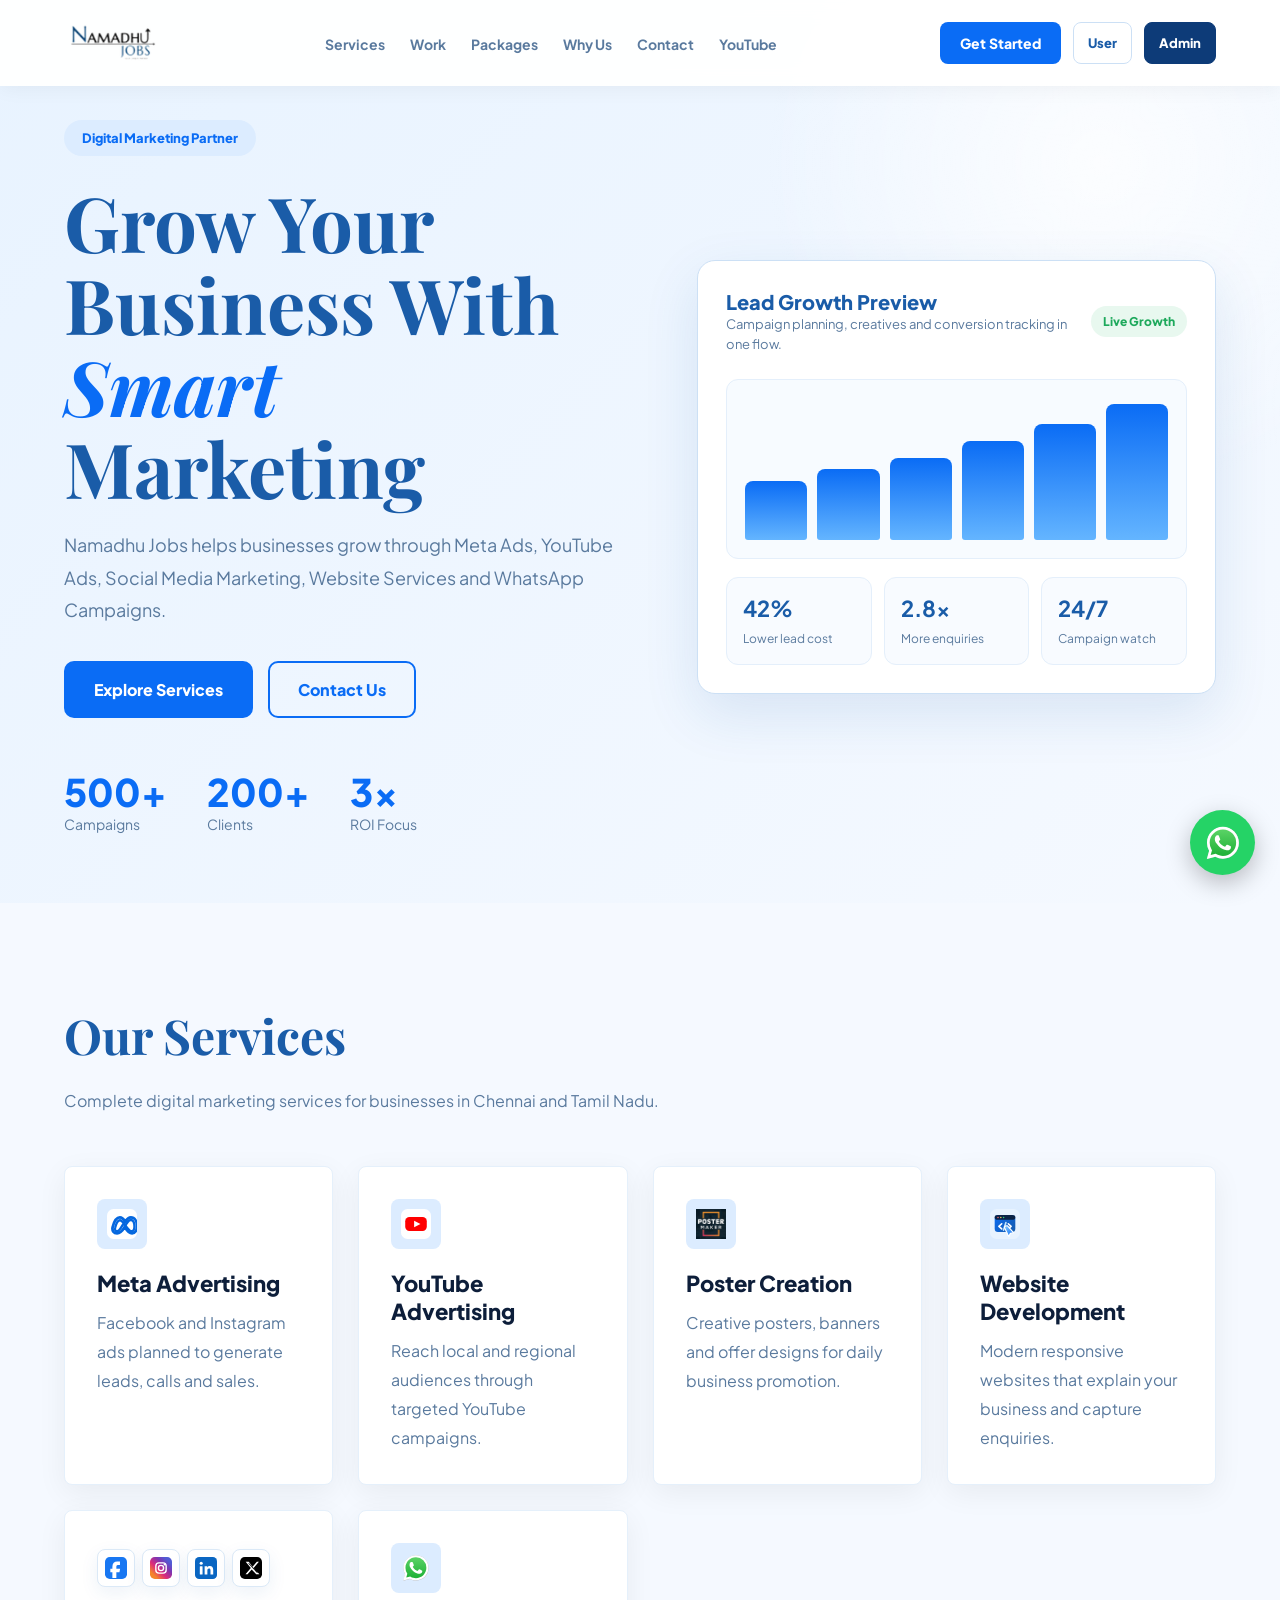
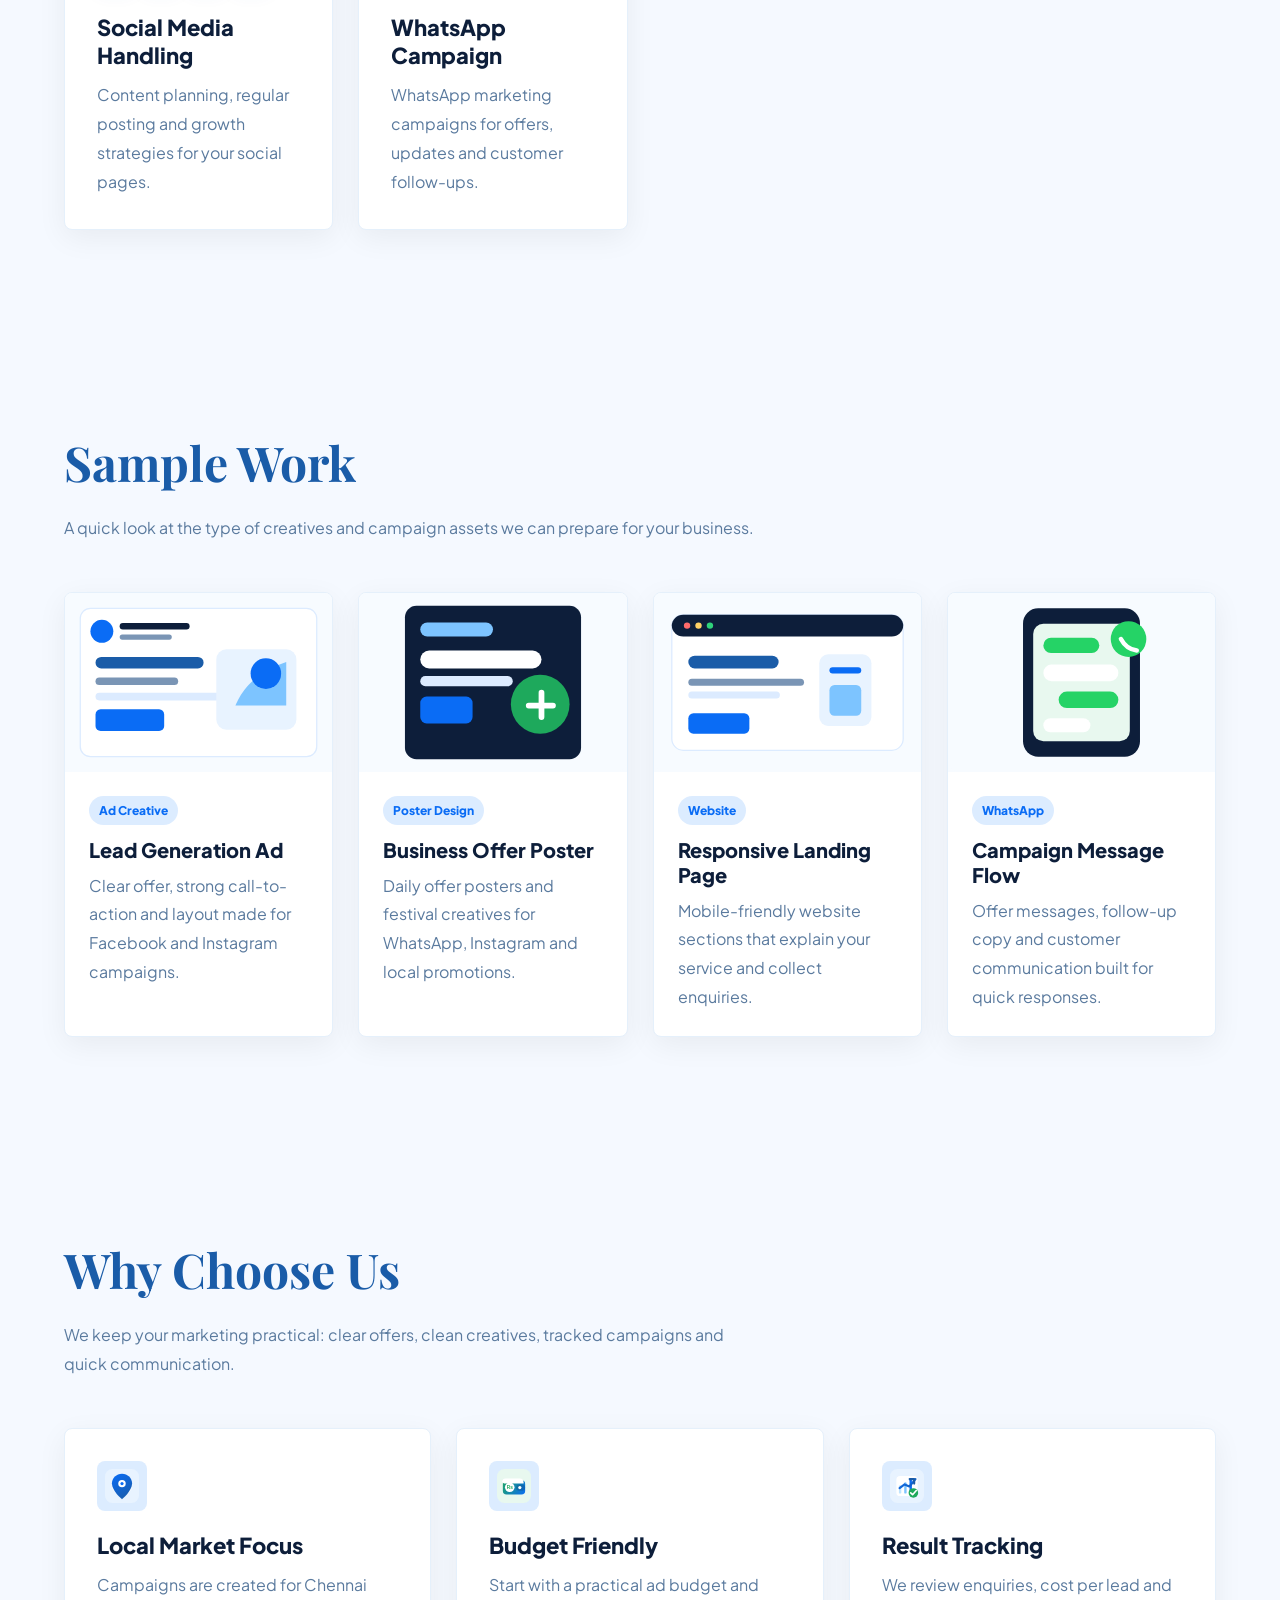
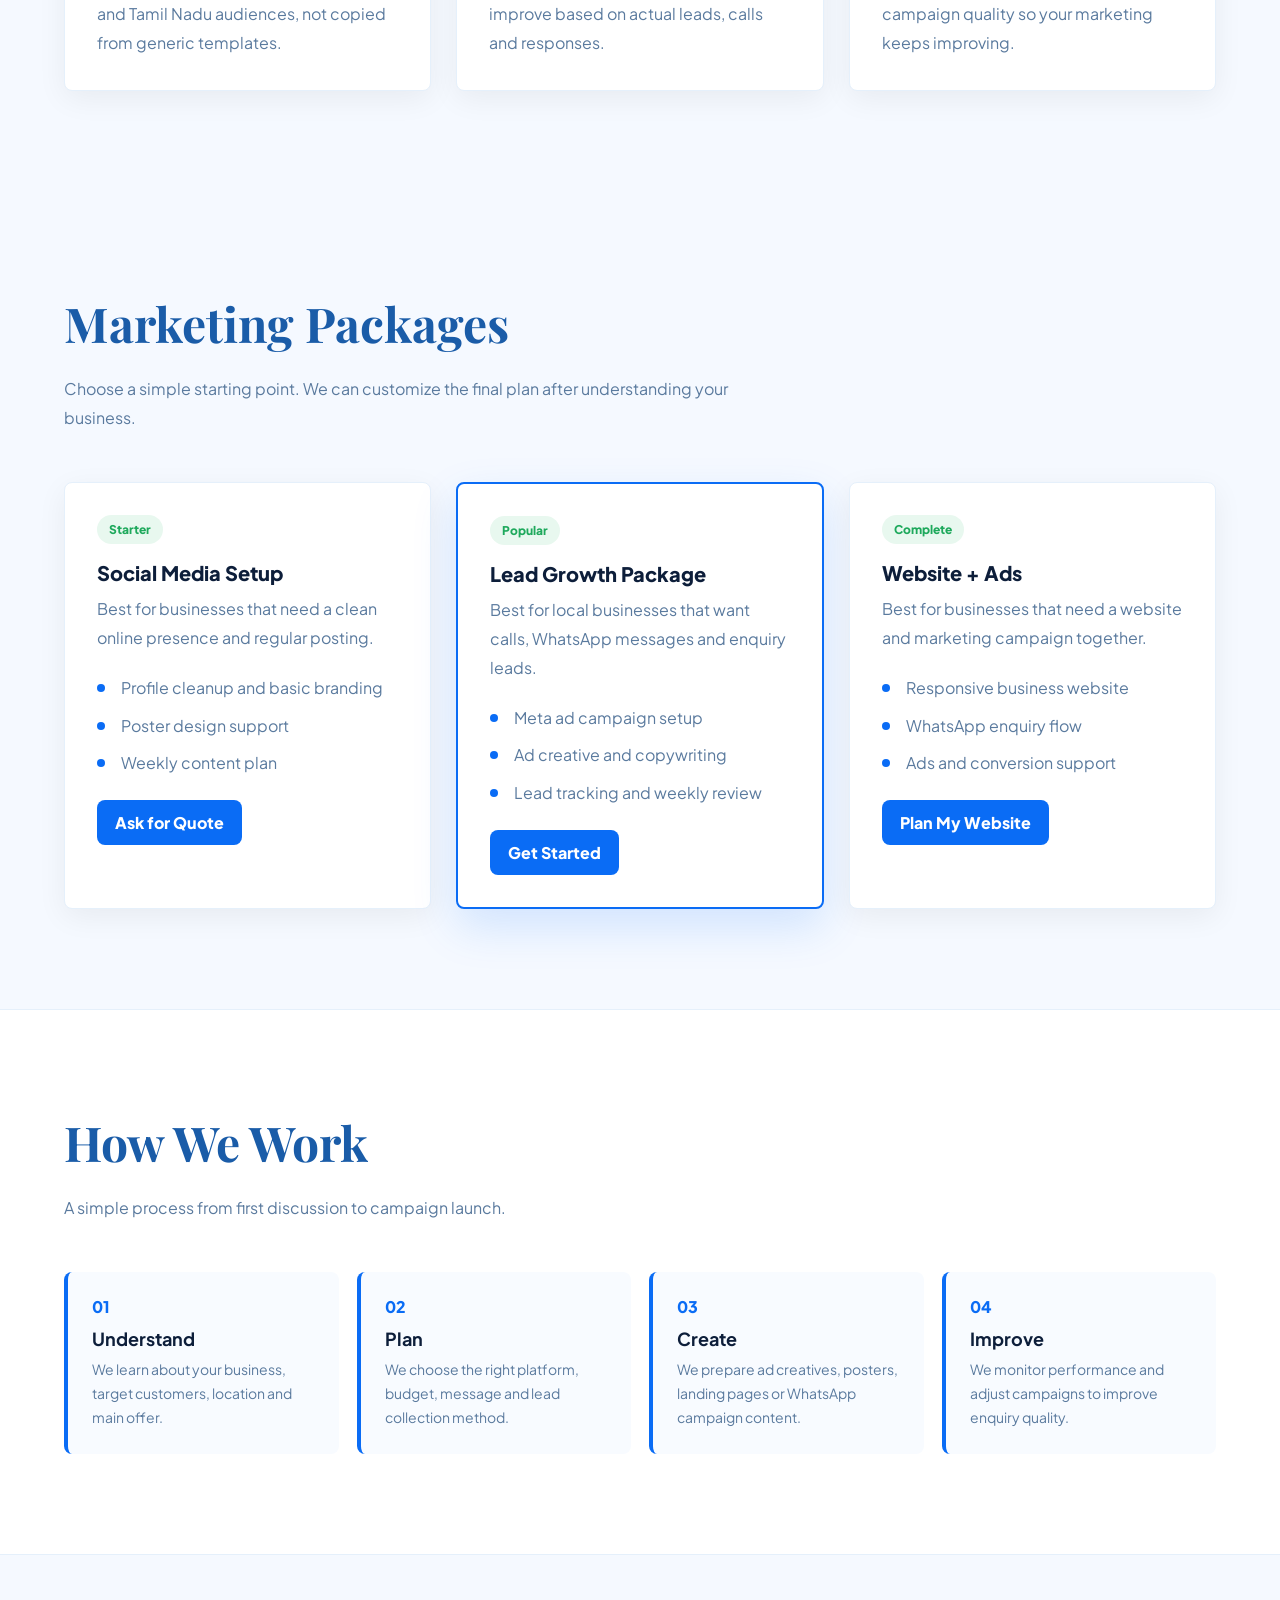
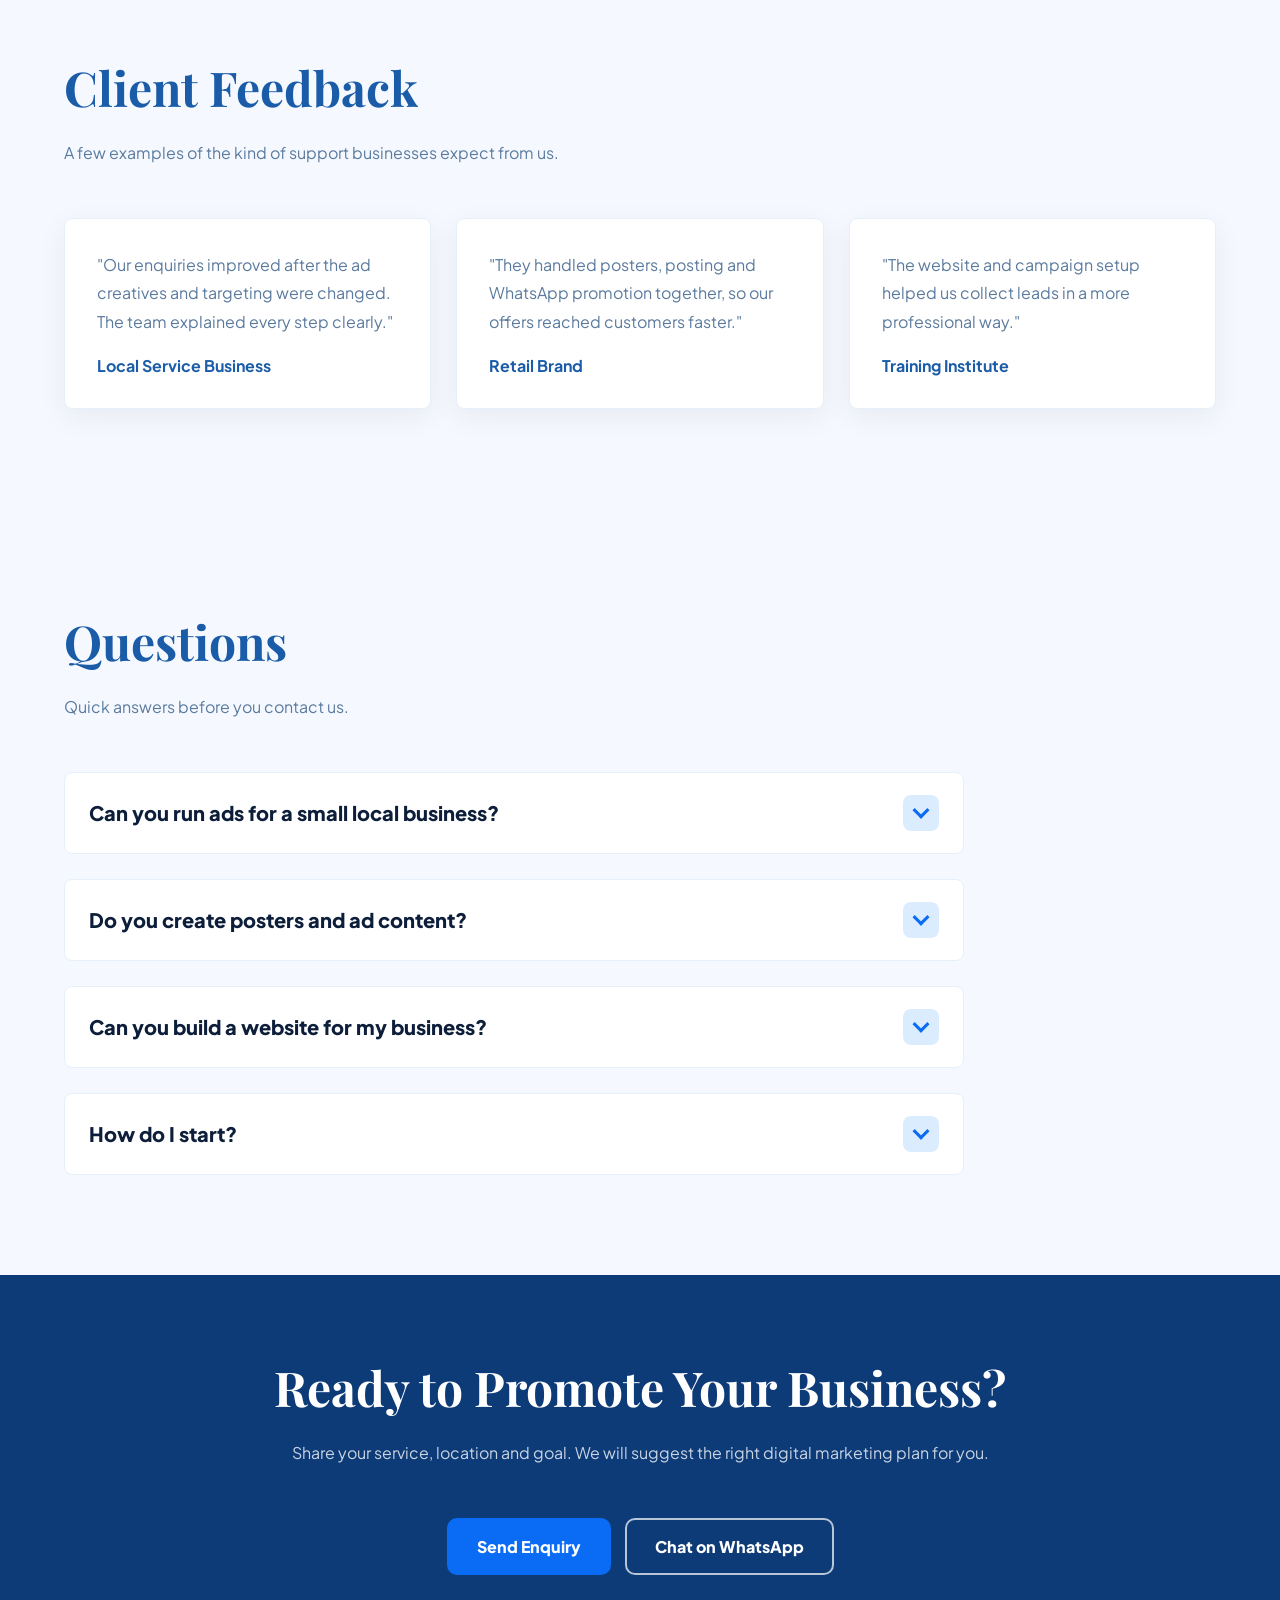
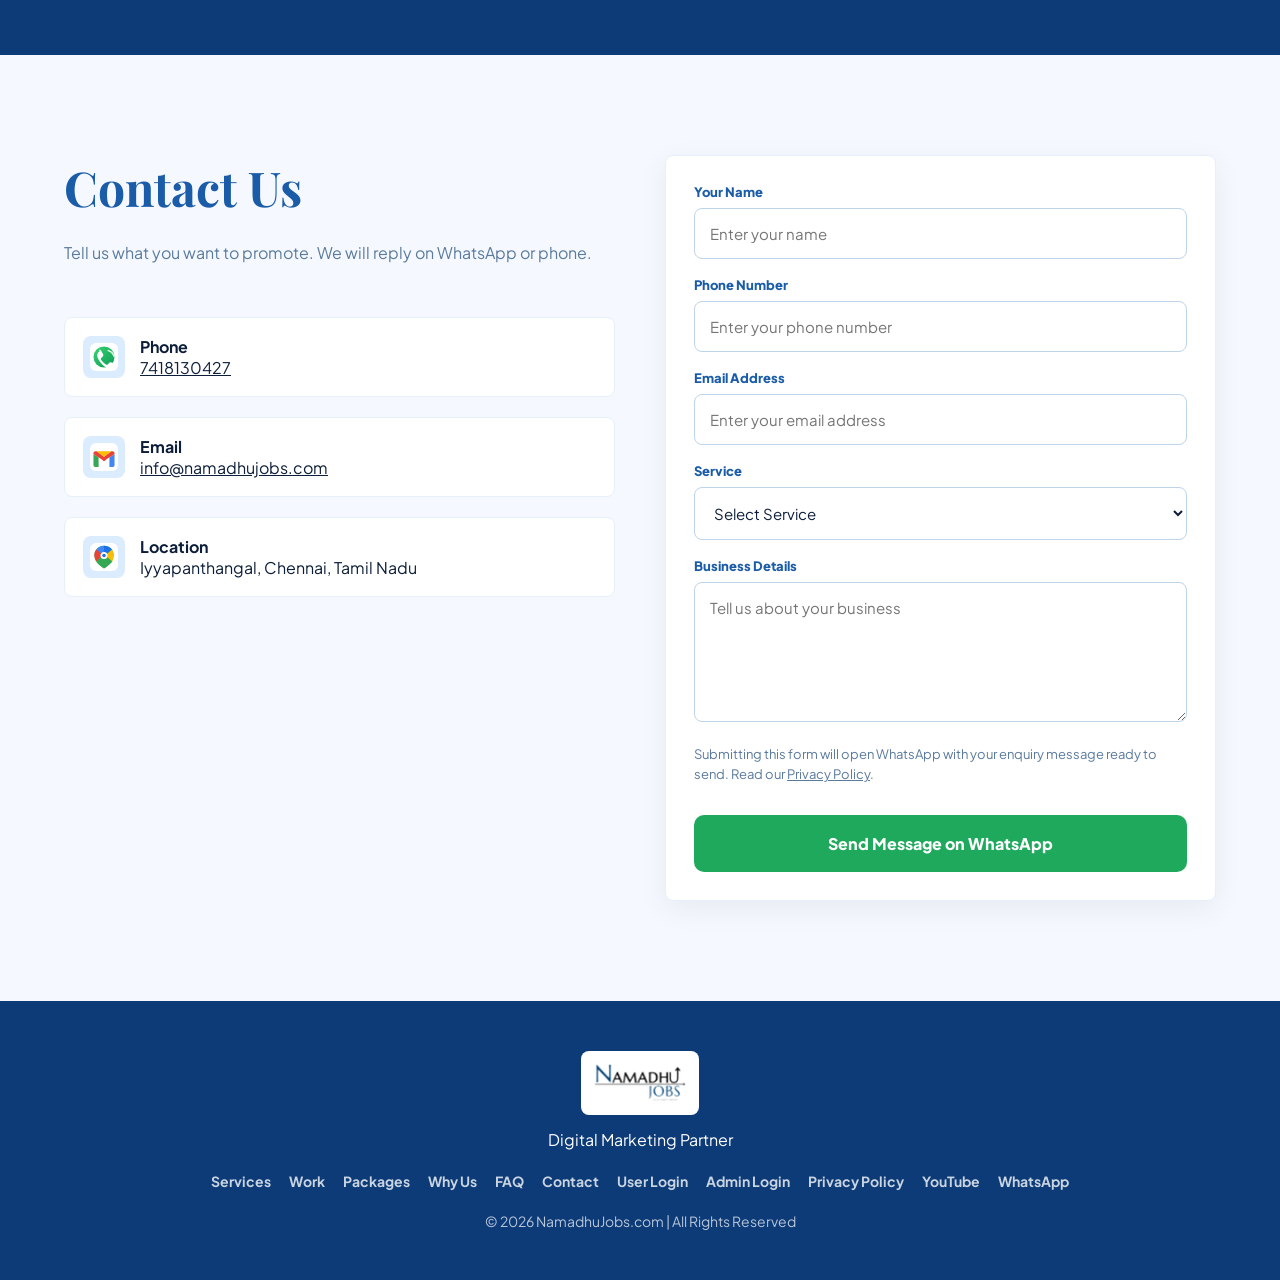
<file: index.html>
<!DOCTYPE html>
<html lang="en">
<head>
  <meta charset="UTF-8" />
  <meta name="viewport" content="width=device-width, initial-scale=1.0" />

  <title>Namadhu Jobs | Digital Marketing Partner Chennai</title>

  <meta name="description" content="Namadhu Jobs is a digital marketing partner in Chennai offering Meta Ads, YouTube Ads, Social Media Handling, Website Services and WhatsApp Campaigns." />
  <meta name="theme-color" content="#0a6cf5" />

  <meta property="og:title" content="Namadhu Jobs | Digital Marketing Partner Chennai" />
  <meta property="og:description" content="Grow your business with Meta Ads, YouTube Ads, Social Media Handling, Website Services and WhatsApp Campaigns." />
  <meta property="og:site_name" content="Namadhu Jobs" />
  <meta property="og:type" content="website" />
  <meta property="og:url" content="https://namadhujobs.com/" />
  <meta property="og:image" content="https://namadhujobs.com/namadhu-jobs-logo-transparent.png" />
  <meta name="twitter:card" content="summary_large_image" />

  <link rel="icon" href="namadhu-jobs-logo-transparent.png" />
  <link rel="canonical" href="https://namadhujobs.com/" />
  <link rel="preconnect" href="https://fonts.googleapis.com" />
  <link rel="preconnect" href="https://fonts.gstatic.com" crossorigin />
  <link href="https://fonts.googleapis.com/css2?family=Plus+Jakarta+Sans:wght@300;400;600;700;800&family=Playfair+Display:wght@400;700&display=swap" rel="stylesheet" />

  <script type="application/ld+json">
    {
      "@context": "https://schema.org",
      "@type": "AdvertisingAgency",
      "name": "Namadhu Jobs",
      "url": "https://namadhujobs.com/",
      "email": "info@namadhujobs.com",
      "telephone": "+917418130427",
      "address": {
        "@type": "PostalAddress",
        "addressLocality": "Iyyapanthangal",
        "addressRegion": "Tamil Nadu",
        "addressCountry": "IN"
      },
      "areaServed": [
        "Chennai",
        "Tamil Nadu"
      ],
      "sameAs": [
        "https://www.youtube.com/@NamadhuJobs"
      ],
      "serviceType": [
        "Meta Advertising",
        "YouTube Advertising",
        "Social Media Handling",
        "Website Development",
        "WhatsApp Campaigns"
      ]
    }
  </script>

  <style>
    * {
      margin: 0;
      padding: 0;
      box-sizing: border-box;
    }

    :root {
      --bg: #f5f9ff;
      --white: #ffffff;
      --blue: #2979c8;
      --blue-dark: #1a5ca8;
      --accent: #0a6cf5;
      --accent-soft: #dcecff;
      --green: #1ea95c;
      --text: #0d1e3a;
      --muted: #5a7a9e;
      --border: #cce0f5;
      --display: 'Playfair Display', serif;
      --body: 'Plus Jakarta Sans', sans-serif;
    }

    html {
      scroll-behavior: smooth;
    }

    body {
      font-family: var(--body);
      background: var(--bg);
      color: var(--text);
      overflow-x: hidden;
    }

    a {
      color: inherit;
    }

    nav {
      position: fixed;
      top: 0;
      left: 0;
      width: 100%;
      background: rgba(255,255,255,0.95);
      backdrop-filter: blur(10px);
      display: flex;
      justify-content: space-between;
      align-items: center;
      gap: 24px;
      padding: 18px 5%;
      z-index: 999;
      box-shadow: 0 2px 20px rgba(0,0,0,0.05);
    }

    .nav-logo {
      text-decoration: none;
      display: inline-flex;
      align-items: center;
      height: 50px;
    }

    .nav-logo img {
      height: 48px;
      width: auto;
      display: block;
      border-radius: 6px;
    }

    .nav-links {
      display: flex;
      gap: 25px;
      list-style: none;
      align-items: center;
    }

    .nav-links a {
      text-decoration: none;
      color: var(--muted);
      font-size: 14px;
      font-weight: 700;
    }

    .nav-links a:hover,
    .nav-links a:focus {
      color: var(--accent);
    }

    .nav-actions {
      display: flex;
      align-items: center;
      gap: 12px;
    }

    .nav-cta {
      background: var(--accent);
      color: var(--white);
      padding: 12px 20px;
      border-radius: 8px;
      text-decoration: none;
      font-size: 14px;
      font-weight: 800;
      white-space: nowrap;
    }

    .nav-login {
      min-height: 42px;
      display: inline-flex;
      align-items: center;
      justify-content: center;
      padding: 10px 14px;
      border-radius: 8px;
      text-decoration: none;
      font-size: 13px;
      font-weight: 800;
      white-space: nowrap;
      border: 1px solid var(--border);
      color: var(--blue-dark);
      background: var(--white);
    }

    .nav-login.admin {
      background: #0d3b78;
      border-color: #0d3b78;
      color: var(--white);
    }

    .menu-toggle {
      display: none;
      width: 44px;
      height: 44px;
      border: 1px solid var(--border);
      border-radius: 8px;
      background: var(--white);
      cursor: pointer;
      align-items: center;
      justify-content: center;
      flex-direction: column;
      gap: 5px;
    }

    .menu-toggle span {
      width: 20px;
      height: 2px;
      border-radius: 99px;
      background: var(--blue-dark);
    }

    section {
      padding: 100px 5%;
      scroll-margin-top: 90px;
    }

    #hero {
      min-height: 100vh;
      display: flex;
      align-items: center;
      padding: 120px 5% 70px;
      background:
        radial-gradient(circle at 86% 18%, rgba(255,255,255,0.8), transparent 25%),
        linear-gradient(135deg,#e8f3ff,#f5f9ff);
    }

    .hero-layout {
      width: 100%;
      display: grid;
      grid-template-columns: minmax(0, 1.05fr) minmax(320px, 0.95fr);
      gap: 60px;
      align-items: center;
    }

    .hero-inner {
      max-width: 720px;
    }

    .hero-badge {
      display: inline-block;
      background: var(--accent-soft);
      color: var(--accent);
      padding: 10px 18px;
      border-radius: 50px;
      font-size: 13px;
      font-weight: 800;
      margin-bottom: 25px;
    }

    h1 {
      font-family: var(--display);
      font-size: clamp(44px, 6vw, 76px);
      line-height: 1.08;
      margin-bottom: 20px;
      color: var(--blue-dark);
      letter-spacing: 0;
    }

    h1 em {
      color: var(--accent);
      font-style: italic;
    }

    .hero-sub {
      font-size: 18px;
      line-height: 1.8;
      color: var(--muted);
      margin-bottom: 35px;
    }

    .hero-actions {
      display: flex;
      gap: 15px;
      flex-wrap: wrap;
    }

    .btn-primary,
    .btn-outline,
    .btn-whatsapp {
      display: inline-flex;
      align-items: center;
      justify-content: center;
      min-height: 54px;
      padding: 16px 28px;
      border-radius: 10px;
      text-decoration: none;
      font-weight: 800;
      border: 2px solid transparent;
    }

    .btn-primary {
      background: var(--accent);
      color: var(--white);
    }

    .btn-outline {
      border-color: var(--accent);
      color: var(--accent);
      background: transparent;
    }

    .btn-whatsapp {
      background: var(--green);
      color: var(--white);
      margin-top: 12px;
      width: 100%;
      cursor: pointer;
      font-family: var(--body);
      font-size: 16px;
    }

    .hero-stats {
      display: flex;
      gap: 40px;
      margin-top: 50px;
      flex-wrap: wrap;
    }

    .hero-stat-num {
      font-size: 38px;
      font-weight: 800;
      color: var(--accent);
    }

    .hero-stat-label {
      font-size: 14px;
      color: var(--muted);
    }

    .hero-panel {
      background: var(--white);
      border: 1px solid var(--border);
      border-radius: 18px;
      padding: 28px;
      box-shadow: 0 20px 55px rgba(26,92,168,0.12);
    }

    .panel-top {
      display: flex;
      align-items: center;
      justify-content: space-between;
      gap: 16px;
      margin-bottom: 24px;
    }

    .panel-title {
      font-size: 20px;
      font-weight: 800;
      color: var(--blue-dark);
    }

    .panel-pill {
      background: #e8f8ef;
      color: var(--green);
      border-radius: 999px;
      padding: 8px 12px;
      font-size: 12px;
      font-weight: 800;
      white-space: nowrap;
    }

    .growth-chart {
      display: grid;
      grid-template-columns: repeat(6, 1fr);
      gap: 10px;
      align-items: end;
      height: 180px;
      padding: 18px;
      border-radius: 12px;
      background: #f7fbff;
      border: 1px solid #e4effb;
    }

    .growth-chart span {
      display: block;
      border-radius: 8px 8px 3px 3px;
      background: linear-gradient(180deg, #0a6cf5, #64b5ff);
      min-height: 32px;
    }

    .growth-chart span:nth-child(1) { height: 42%; }
    .growth-chart span:nth-child(2) { height: 50%; }
    .growth-chart span:nth-child(3) { height: 58%; }
    .growth-chart span:nth-child(4) { height: 70%; }
    .growth-chart span:nth-child(5) { height: 82%; }
    .growth-chart span:nth-child(6) { height: 96%; }

    .panel-metrics {
      display: grid;
      grid-template-columns: repeat(3, 1fr);
      gap: 12px;
      margin-top: 18px;
    }

    .metric {
      padding: 16px;
      border-radius: 12px;
      background: #f8fbff;
      border: 1px solid #e4effb;
    }

    .metric strong {
      display: block;
      font-size: 22px;
      color: var(--blue-dark);
      margin-bottom: 4px;
    }

    .metric span {
      font-size: 12px;
      color: var(--muted);
      line-height: 1.4;
    }

    .section-title {
      font-size: clamp(36px, 5vw, 48px);
      font-family: var(--display);
      margin-bottom: 20px;
      color: var(--blue-dark);
      letter-spacing: 0;
    }

    .section-sub {
      max-width: 700px;
      line-height: 1.8;
      color: var(--muted);
      margin-bottom: 50px;
    }

    .services-grid,
    .trust-grid,
    .testimonial-grid,
    .work-grid,
    .packages-grid,
    .faq-grid {
      display: grid;
      grid-template-columns: repeat(auto-fit,minmax(260px,1fr));
      gap: 25px;
    }

    .service-card,
    .trust-card,
    .testimonial-card,
    .work-card,
    .package-card,
    .faq-item {
      background: var(--white);
      padding: 32px;
      border-radius: 8px;
      border: 1px solid #e5f0fb;
      box-shadow: 0 8px 30px rgba(0,0,0,0.06);
      transition: transform 0.3s, box-shadow 0.3s;
    }

    .service-card:hover,
    .trust-card:hover,
    .testimonial-card:hover,
    .work-card:hover,
    .package-card:hover {
      transform: translateY(-6px);
      box-shadow: 0 14px 38px rgba(26,92,168,0.12);
    }

    .svc-icon,
    .trust-icon {
      width: 50px;
      height: 50px;
      border-radius: 8px;
      display: flex;
      align-items: center;
      justify-content: center;
      background: var(--accent-soft);
      color: var(--accent);
      font-size: 27px;
      margin-bottom: 20px;
    }

    .svc-icon img {
      width: 30px;
      height: 30px;
      object-fit: contain;
      display: block;
    }

    .trust-icon img {
      width: 34px;
      height: 34px;
      object-fit: contain;
      display: block;
    }

    .svc-icon.wide img {
      width: 36px;
    }

    .svc-icon-row {
      display: flex;
      align-items: center;
      gap: 7px;
      margin-bottom: 20px;
      min-height: 50px;
    }

    .mini-logo {
      width: 38px;
      height: 38px;
      border-radius: 8px;
      background: var(--white);
      border: 1px solid #dbe9f7;
      display: flex;
      align-items: center;
      justify-content: center;
      box-shadow: 0 6px 18px rgba(26,92,168,0.08);
    }

    .mini-logo img {
      width: 22px;
      height: 22px;
      object-fit: contain;
      display: block;
    }

    .svc-name,
    .trust-name {
      font-size: 22px;
      font-weight: 800;
      margin-bottom: 12px;
      color: var(--text);
    }

    .svc-desc,
    .trust-desc,
    .testimonial-text {
      line-height: 1.8;
      color: var(--muted);
    }

    .work-card {
      padding: 0;
      overflow: hidden;
    }

    .work-card img {
      width: 100%;
      aspect-ratio: 3 / 2;
      object-fit: cover;
      display: block;
      background: #f7fbff;
    }

    .work-body {
      padding: 24px;
    }

    .work-tag {
      display: inline-flex;
      margin-bottom: 12px;
      padding: 7px 10px;
      border-radius: 999px;
      background: var(--accent-soft);
      color: var(--accent);
      font-size: 12px;
      font-weight: 800;
    }

    .work-title,
    .package-name,
    .faq-question-text {
      display: block;
      font-size: 20px;
      font-weight: 800;
      color: var(--text);
      margin-bottom: 10px;
    }

    .work-body p,
    .package-card p,
    .faq-item p {
      color: var(--muted);
      line-height: 1.8;
    }

    .package-card.featured {
      border: 2px solid var(--accent);
      box-shadow: 0 18px 45px rgba(10,108,245,0.15);
    }

    .package-label {
      display: inline-flex;
      margin-bottom: 16px;
      padding: 7px 12px;
      border-radius: 999px;
      background: #e8f8ef;
      color: var(--green);
      font-size: 12px;
      font-weight: 800;
    }

    .package-list {
      list-style: none;
      display: grid;
      gap: 12px;
      margin: 22px 0 24px;
      color: var(--muted);
    }

    .package-list li {
      position: relative;
      padding-left: 24px;
      line-height: 1.6;
    }

    .package-list li::before {
      content: "";
      position: absolute;
      left: 0;
      top: 9px;
      width: 8px;
      height: 8px;
      border-radius: 50%;
      background: var(--accent);
    }

    .package-link {
      display: inline-flex;
      align-items: center;
      justify-content: center;
      min-height: 44px;
      padding: 12px 18px;
      border-radius: 8px;
      background: var(--accent);
      color: var(--white);
      text-decoration: none;
      font-weight: 800;
    }

    .faq-item {
      box-shadow: none;
      padding: 0;
      overflow: hidden;
    }

    .faq-grid {
      grid-template-columns: 1fr;
      max-width: 900px;
    }

    .faq-item summary {
      list-style: none;
      cursor: pointer;
      display: flex;
      align-items: center;
      justify-content: space-between;
      gap: 18px;
      padding: 22px 24px;
    }

    .faq-item summary::-webkit-details-marker {
      display: none;
    }

    .faq-question-text {
      margin-bottom: 0;
    }

    .faq-arrow {
      width: 36px;
      height: 36px;
      border-radius: 8px;
      background: var(--accent-soft);
      flex: 0 0 auto;
      display: flex;
      align-items: center;
      justify-content: center;
    }

    .faq-arrow::before {
      content: "";
      width: 9px;
      height: 9px;
      border-right: 3px solid var(--accent);
      border-bottom: 3px solid var(--accent);
      transform: rotate(45deg) translate(-2px, -2px);
      transition: transform 0.25s;
    }

    .faq-item[open] .faq-arrow::before {
      transform: rotate(225deg) translate(-2px, -2px);
    }

    .faq-item p {
      padding: 0 24px 24px;
      margin-top: -4px;
      border-top: 1px solid #edf4fb;
    }

    .cta-band {
      background: #0d3b78;
      color: var(--white);
      padding: 80px 5%;
      text-align: center;
    }

    .cta-band .section-title {
      color: var(--white);
    }

    .cta-band .section-sub {
      color: rgba(255,255,255,0.78);
      margin-left: auto;
      margin-right: auto;
    }

    .cta-actions {
      display: flex;
      justify-content: center;
      gap: 14px;
      flex-wrap: wrap;
    }

    .cta-actions .btn-outline {
      color: var(--white);
      border-color: rgba(255,255,255,0.7);
    }

    .process-band {
      background: var(--white);
      border-top: 1px solid #e5f0fb;
      border-bottom: 1px solid #e5f0fb;
    }

    .process-steps {
      display: grid;
      grid-template-columns: repeat(4, 1fr);
      gap: 18px;
    }

    .process-step {
      padding: 24px;
      border-left: 4px solid var(--accent);
      background: #f8fbff;
      border-radius: 8px;
    }

    .process-step span {
      display: block;
      color: var(--accent);
      font-weight: 800;
      margin-bottom: 10px;
    }

    .process-step strong {
      display: block;
      font-size: 18px;
      margin-bottom: 8px;
    }

    .process-step p {
      color: var(--muted);
      line-height: 1.7;
      font-size: 14px;
    }

    .testimonial-card strong {
      display: block;
      margin-top: 18px;
      color: var(--blue-dark);
    }

    .contact-wrap {
      display: grid;
      grid-template-columns: 1fr 1fr;
      gap: 50px;
      align-items: start;
    }

    .contact-info {
      display: flex;
      flex-direction: column;
      gap: 20px;
      margin-top: 30px;
    }

    .cinfo-item {
      display: flex;
      gap: 15px;
      align-items: center;
      background: var(--white);
      padding: 18px;
      border-radius: 8px;
      border: 1px solid #e5f0fb;
    }

    .cinfo-icon {
      width: 42px;
      height: 42px;
      border-radius: 8px;
      background: var(--accent-soft);
      display: flex;
      align-items: center;
      justify-content: center;
      flex: 0 0 auto;
    }

    .cinfo-icon img {
      width: 28px;
      height: 28px;
      object-fit: contain;
      display: block;
    }

    .contact-form {
      display: flex;
      flex-direction: column;
      gap: 18px;
      background: var(--white);
      border: 1px solid #e5f0fb;
      border-radius: 8px;
      padding: 28px;
      box-shadow: 0 8px 30px rgba(0,0,0,0.06);
    }

    label {
      display: block;
      font-size: 13px;
      font-weight: 800;
      margin-bottom: 8px;
      color: var(--blue-dark);
    }

    input,
    textarea,
    select {
      padding: 15px;
      border: 1px solid #bdd4eb;
      border-radius: 8px;
      font-family: var(--body);
      width: 100%;
      color: var(--text);
      background: var(--white);
      font-size: 15px;
    }

    input:focus,
    textarea:focus,
    select:focus {
      outline: 3px solid rgba(10,108,245,0.16);
      border-color: var(--accent);
    }

    textarea {
      height: 140px;
      resize: vertical;
      min-height: 120px;
    }

    .form-note {
      font-size: 13px;
      line-height: 1.6;
      color: var(--muted);
    }

    footer {
      background: #0d3b78;
      color: var(--white);
      padding: 50px 5%;
      text-align: center;
    }

    .footer-logo {
      display: flex;
      justify-content: center;
      margin-bottom: 14px;
    }

    .footer-logo img {
      height: 64px;
      width: auto;
      display: block;
      background: var(--white);
      border-radius: 8px;
      padding: 6px;
    }

    .footer-links {
      display: flex;
      justify-content: center;
      gap: 18px;
      flex-wrap: wrap;
      margin: 22px 0;
    }

    .footer-links a {
      color: rgba(255,255,255,0.78);
      text-decoration: none;
      font-size: 14px;
      font-weight: 700;
    }

    .footer-copy {
      margin-top: 20px;
      font-size: 14px;
      opacity: 0.7;
    }

    .whatsapp-float {
      position: fixed;
      width: 65px;
      height: 65px;
      bottom: 25px;
      right: 25px;
      background: #25d366;
      border-radius: 50%;
      display: flex;
      align-items: center;
      justify-content: center;
      box-shadow: 0 8px 25px rgba(0,0,0,0.25);
      z-index: 9999;
      text-decoration: none;
      animation: pulse 2s infinite;
    }

    .whatsapp-float img {
      width: 38px;
      height: 38px;
    }

    @keyframes pulse {
      0% { transform: scale(1); }
      50% { transform: scale(1.08); }
      100% { transform: scale(1); }
    }

    @media (max-width: 980px) {
      .nav-links {
        gap: 16px;
      }

      .nav-links a,
      .nav-cta,
      .nav-login {
        font-size: 13px;
      }

      .hero-layout {
        grid-template-columns: 1fr;
      }

      .hero-panel {
        max-width: 620px;
      }

      .process-steps,
      .contact-wrap {
        grid-template-columns: 1fr 1fr;
      }
    }

    @media (max-width: 768px) {
      nav {
        padding: 14px 5%;
      }

      .nav-logo img {
        height: 42px;
      }

      .menu-toggle {
        display: flex;
      }

      .nav-links {
        position: absolute;
        top: 74px;
        left: 5%;
        right: 5%;
        display: none;
        flex-direction: column;
        align-items: stretch;
        gap: 0;
        background: var(--white);
        border: 1px solid var(--border);
        border-radius: 8px;
        box-shadow: 0 15px 40px rgba(0,0,0,0.12);
        overflow: hidden;
      }

      .nav-links.is-open {
        display: flex;
      }

      .nav-links a {
        display: block;
        padding: 15px 18px;
        border-bottom: 1px solid #edf4fb;
      }

      .nav-links li:last-child a {
        border-bottom: 0;
      }

      .nav-cta {
        display: none;
      }

      .nav-login {
        min-height: 40px;
        padding: 9px 11px;
        font-size: 12px;
      }

      #hero {
        padding-top: 110px;
      }

      .hero-stats {
        gap: 22px;
      }

      .panel-metrics,
      .process-steps,
      .contact-wrap {
        grid-template-columns: 1fr;
      }

      .hero-panel,
      .contact-form,
      .service-card,
      .trust-card,
      .testimonial-card {
        padding: 24px;
      }
    }

    @media (max-width: 480px) {
      section {
        padding: 80px 5%;
      }

      .hero-actions,
      .btn-primary,
      .btn-outline {
        width: 100%;
      }

      .nav-actions {
        gap: 8px;
      }

      .nav-login {
        padding: 8px 9px;
      }

      .hero-stats {
        flex-direction: column;
      }

      .whatsapp-float {
        width: 58px;
        height: 58px;
        right: 18px;
        bottom: 18px;
      }
    }
  </style>
</head>

<body>
  <nav>
    <a href="#" class="nav-logo" aria-label="Namadhu Jobs home">
      <img src="namadhu-jobs-logo-transparent.png" srcset="namadhu-jobs-logo-transparent.png 960w, namadhu-jobs-logo-transparent-4k.png 3840w" sizes="150px" alt="Namadhu Jobs logo" />
    </a>

    <ul class="nav-links" id="navLinks">
      <li><a href="#services">Services</a></li>
      <li><a href="#work">Work</a></li>
      <li><a href="#packages">Packages</a></li>
      <li><a href="#why-us">Why Us</a></li>
      <li><a href="#contact">Contact</a></li>
      <li><a href="https://www.youtube.com/@NamadhuJobs" target="_blank" rel="noopener noreferrer">YouTube</a></li>
    </ul>

    <div class="nav-actions">
      <a href="#contact" class="nav-cta">Get Started</a>
      <a href="user-login.html" class="nav-login">User</a>
      <a href="admin-login.html" class="nav-login admin">Admin</a>
      <button class="menu-toggle" type="button" aria-label="Open menu" aria-expanded="false" aria-controls="navLinks">
        <span></span>
        <span></span>
        <span></span>
      </button>
    </div>
  </nav>

  <section id="hero">
    <div class="hero-layout">
      <div class="hero-inner">
        <div class="hero-badge">Digital Marketing Partner</div>

        <h1>Grow Your Business With <em>Smart</em> Marketing</h1>

        <p class="hero-sub">
          Namadhu Jobs helps businesses grow through Meta Ads, YouTube Ads, Social Media Marketing, Website Services and WhatsApp Campaigns.
        </p>

        <div class="hero-actions">
          <a href="#services" class="btn-primary">Explore Services</a>
          <a href="https://wa.me/917418130427" class="btn-outline" target="_blank" rel="noopener noreferrer">Contact Us</a>
        </div>

        <div class="hero-stats" aria-label="Business highlights">
          <div>
            <div class="hero-stat-num">500+</div>
            <div class="hero-stat-label">Campaigns</div>
          </div>

          <div>
            <div class="hero-stat-num">200+</div>
            <div class="hero-stat-label">Clients</div>
          </div>

          <div>
            <div class="hero-stat-num">3x</div>
            <div class="hero-stat-label">ROI Focus</div>
          </div>
        </div>
      </div>

      <div class="hero-panel" aria-label="Marketing performance preview">
        <div class="panel-top">
          <div>
            <div class="panel-title">Lead Growth Preview</div>
            <p class="form-note">Campaign planning, creatives and conversion tracking in one flow.</p>
          </div>
          <span class="panel-pill">Live Growth</span>
        </div>

        <div class="growth-chart" aria-hidden="true">
          <span></span>
          <span></span>
          <span></span>
          <span></span>
          <span></span>
          <span></span>
        </div>

        <div class="panel-metrics">
          <div class="metric">
            <strong>42%</strong>
            <span>Lower lead cost</span>
          </div>
          <div class="metric">
            <strong>2.8x</strong>
            <span>More enquiries</span>
          </div>
          <div class="metric">
            <strong>24/7</strong>
            <span>Campaign watch</span>
          </div>
        </div>
      </div>
    </div>
  </section>

  <section id="services">
    <h2 class="section-title">Our Services</h2>

    <p class="section-sub">
      Complete digital marketing services for businesses in Chennai and Tamil Nadu.
    </p>

    <div class="services-grid">
      <div class="service-card">
        <div class="svc-icon wide">
          <img src="meta-logo.svg" alt="Meta logo" loading="lazy" />
        </div>
        <div class="svc-name">Meta Advertising</div>
        <p class="svc-desc">Facebook and Instagram ads planned to generate leads, calls and sales.</p>
      </div>

      <div class="service-card">
        <div class="svc-icon">
          <img src="youtube-logo.svg" alt="YouTube logo" loading="lazy" />
        </div>
        <div class="svc-name">YouTube Advertising</div>
        <p class="svc-desc">Reach local and regional audiences through targeted YouTube campaigns.</p>
      </div>

      <div class="service-card">
        <div class="svc-icon">
          <img src="poster-maker-logo.png" alt="Poster maker logo" loading="lazy" />
        </div>
        <div class="svc-name">Poster Creation</div>
        <p class="svc-desc">Creative posters, banners and offer designs for daily business promotion.</p>
      </div>

      <div class="service-card">
        <div class="svc-icon">
          <img src="web-developer-logo.svg" alt="Web developer logo" loading="lazy" />
        </div>
        <div class="svc-name">Website Development</div>
        <p class="svc-desc">Modern responsive websites that explain your business and capture enquiries.</p>
      </div>

      <div class="service-card">
        <div class="svc-icon-row" aria-label="Social media platforms">
          <span class="mini-logo">
            <img src="facebook-logo.svg" alt="Facebook logo" loading="lazy" />
          </span>
          <span class="mini-logo">
            <img src="instagram-logo.svg" alt="Instagram logo" loading="lazy" />
          </span>
          <span class="mini-logo">
            <img src="linkedin-logo.svg" alt="LinkedIn logo" loading="lazy" />
          </span>
          <span class="mini-logo">
            <img src="x-logo.svg" alt="X logo" loading="lazy" />
          </span>
        </div>
        <div class="svc-name">Social Media Handling</div>
        <p class="svc-desc">Content planning, regular posting and growth strategies for your social pages.</p>
      </div>

      <div class="service-card">
        <div class="svc-icon">
          <img src="whatsapp-logo.svg" alt="WhatsApp logo" loading="lazy" />
        </div>
        <div class="svc-name">WhatsApp Campaign</div>
        <p class="svc-desc">WhatsApp marketing campaigns for offers, updates and customer follow-ups.</p>
      </div>
    </div>
  </section>

  <section id="work">
    <h2 class="section-title">Sample Work</h2>

    <p class="section-sub">
      A quick look at the type of creatives and campaign assets we can prepare for your business.
    </p>

    <div class="work-grid">
      <div class="work-card">
        <img src="sample-meta-ad.svg" alt="Sample Meta ad creative" loading="lazy" />
        <div class="work-body">
          <span class="work-tag">Ad Creative</span>
          <strong class="work-title">Lead Generation Ad</strong>
          <p>Clear offer, strong call-to-action and layout made for Facebook and Instagram campaigns.</p>
        </div>
      </div>

      <div class="work-card">
        <img src="sample-poster.svg" alt="Sample offer poster design" loading="lazy" />
        <div class="work-body">
          <span class="work-tag">Poster Design</span>
          <strong class="work-title">Business Offer Poster</strong>
          <p>Daily offer posters and festival creatives for WhatsApp, Instagram and local promotions.</p>
        </div>
      </div>

      <div class="work-card">
        <img src="sample-website.svg" alt="Sample business website layout" loading="lazy" />
        <div class="work-body">
          <span class="work-tag">Website</span>
          <strong class="work-title">Responsive Landing Page</strong>
          <p>Mobile-friendly website sections that explain your service and collect enquiries.</p>
        </div>
      </div>

      <div class="work-card">
        <img src="sample-whatsapp.svg" alt="Sample WhatsApp campaign layout" loading="lazy" />
        <div class="work-body">
          <span class="work-tag">WhatsApp</span>
          <strong class="work-title">Campaign Message Flow</strong>
          <p>Offer messages, follow-up copy and customer communication built for quick responses.</p>
        </div>
      </div>
    </div>
  </section>

  <section id="why-us">
    <h2 class="section-title">Why Choose Us</h2>

    <p class="section-sub">
      We keep your marketing practical: clear offers, clean creatives, tracked campaigns and quick communication.
    </p>

    <div class="trust-grid">
      <div class="trust-card">
        <div class="trust-icon">
          <img src="local-market-logo.svg" alt="Local market focus logo" loading="lazy" />
        </div>
        <div class="trust-name">Local Market Focus</div>
        <p class="trust-desc">Campaigns are created for Chennai and Tamil Nadu audiences, not copied from generic templates.</p>
      </div>

      <div class="trust-card">
        <div class="trust-icon">
          <img src="budget-friendly-logo.svg" alt="Budget friendly logo" loading="lazy" />
        </div>
        <div class="trust-name">Budget Friendly</div>
        <p class="trust-desc">Start with a practical ad budget and improve based on actual leads, calls and responses.</p>
      </div>

      <div class="trust-card">
        <div class="trust-icon">
          <img src="result-tracking-logo.svg" alt="Result tracking logo" loading="lazy" />
        </div>
        <div class="trust-name">Result Tracking</div>
        <p class="trust-desc">We review enquiries, cost per lead and campaign quality so your marketing keeps improving.</p>
      </div>
    </div>
  </section>

  <section id="packages">
    <h2 class="section-title">Marketing Packages</h2>

    <p class="section-sub">
      Choose a simple starting point. We can customize the final plan after understanding your business.
    </p>

    <div class="packages-grid">
      <div class="package-card">
        <span class="package-label">Starter</span>
        <strong class="package-name">Social Media Setup</strong>
        <p>Best for businesses that need a clean online presence and regular posting.</p>
        <ul class="package-list">
          <li>Profile cleanup and basic branding</li>
          <li>Poster design support</li>
          <li>Weekly content plan</li>
        </ul>
        <a class="package-link" href="#contact">Ask for Quote</a>
      </div>

      <div class="package-card featured">
        <span class="package-label">Popular</span>
        <strong class="package-name">Lead Growth Package</strong>
        <p>Best for local businesses that want calls, WhatsApp messages and enquiry leads.</p>
        <ul class="package-list">
          <li>Meta ad campaign setup</li>
          <li>Ad creative and copywriting</li>
          <li>Lead tracking and weekly review</li>
        </ul>
        <a class="package-link" href="#contact">Get Started</a>
      </div>

      <div class="package-card">
        <span class="package-label">Complete</span>
        <strong class="package-name">Website + Ads</strong>
        <p>Best for businesses that need a website and marketing campaign together.</p>
        <ul class="package-list">
          <li>Responsive business website</li>
          <li>WhatsApp enquiry flow</li>
          <li>Ads and conversion support</li>
        </ul>
        <a class="package-link" href="#contact">Plan My Website</a>
      </div>
    </div>
  </section>

  <section class="process-band" id="process">
    <h2 class="section-title">How We Work</h2>

    <p class="section-sub">
      A simple process from first discussion to campaign launch.
    </p>

    <div class="process-steps">
      <div class="process-step">
        <span>01</span>
        <strong>Understand</strong>
        <p>We learn about your business, target customers, location and main offer.</p>
      </div>

      <div class="process-step">
        <span>02</span>
        <strong>Plan</strong>
        <p>We choose the right platform, budget, message and lead collection method.</p>
      </div>

      <div class="process-step">
        <span>03</span>
        <strong>Create</strong>
        <p>We prepare ad creatives, posters, landing pages or WhatsApp campaign content.</p>
      </div>

      <div class="process-step">
        <span>04</span>
        <strong>Improve</strong>
        <p>We monitor performance and adjust campaigns to improve enquiry quality.</p>
      </div>
    </div>
  </section>

  <section id="testimonials">
    <h2 class="section-title">Client Feedback</h2>

    <p class="section-sub">
      A few examples of the kind of support businesses expect from us.
    </p>

    <div class="testimonial-grid">
      <div class="testimonial-card">
        <p class="testimonial-text">"Our enquiries improved after the ad creatives and targeting were changed. The team explained every step clearly."</p>
        <strong>Local Service Business</strong>
      </div>

      <div class="testimonial-card">
        <p class="testimonial-text">"They handled posters, posting and WhatsApp promotion together, so our offers reached customers faster."</p>
        <strong>Retail Brand</strong>
      </div>

      <div class="testimonial-card">
        <p class="testimonial-text">"The website and campaign setup helped us collect leads in a more professional way."</p>
        <strong>Training Institute</strong>
      </div>
    </div>
  </section>

  <section id="faq">
    <h2 class="section-title">Questions</h2>

    <p class="section-sub">
      Quick answers before you contact us.
    </p>

    <div class="faq-grid">
      <details class="faq-item">
        <summary>
          <span class="faq-question-text">Can you run ads for a small local business?</span>
          <span class="faq-arrow" aria-hidden="true"></span>
        </summary>
        <p>Yes. We can start with a practical budget and improve the campaign based on enquiry quality.</p>
      </details>

      <details class="faq-item">
        <summary>
          <span class="faq-question-text">Do you create posters and ad content?</span>
          <span class="faq-arrow" aria-hidden="true"></span>
        </summary>
        <p>Yes. We can prepare posters, ad creatives, captions and WhatsApp promotion messages.</p>
      </details>

      <details class="faq-item">
        <summary>
          <span class="faq-question-text">Can you build a website for my business?</span>
          <span class="faq-arrow" aria-hidden="true"></span>
        </summary>
        <p>Yes. We build responsive business websites with phone, email and WhatsApp enquiry options.</p>
      </details>

      <details class="faq-item">
        <summary>
          <span class="faq-question-text">How do I start?</span>
          <span class="faq-arrow" aria-hidden="true"></span>
        </summary>
        <p>Send your business details through the contact form. It opens WhatsApp with the message ready.</p>
      </details>
    </div>
  </section>

  <section class="cta-band" id="start">
    <h2 class="section-title">Ready to Promote Your Business?</h2>

    <p class="section-sub">
      Share your service, location and goal. We will suggest the right digital marketing plan for you.
    </p>

    <div class="cta-actions">
      <a href="#contact" class="btn-primary">Send Enquiry</a>
      <a href="https://wa.me/917418130427" class="btn-outline" target="_blank" rel="noopener noreferrer">Chat on WhatsApp</a>
    </div>
  </section>

  <section id="contact">
    <div class="contact-wrap">
      <div>
        <h2 class="section-title">Contact Us</h2>

        <p class="section-sub">
          Tell us what you want to promote. We will reply on WhatsApp or phone.
        </p>

        <div class="contact-info">
          <div class="cinfo-item">
            <div class="cinfo-icon">
              <img src="phone-original-logo.svg" alt="Phone logo" loading="lazy" />
            </div>
            <div>
              <strong>Phone</strong><br />
              <a href="tel:+917418130427">7418130427</a>
            </div>
          </div>

          <div class="cinfo-item">
            <div class="cinfo-icon">
              <img src="gmail-logo.svg" alt="Gmail logo" loading="lazy" />
            </div>
            <div>
              <strong>Email</strong><br />
              <a href="mailto:info@namadhujobs.com">info@namadhujobs.com</a>
            </div>
          </div>

          <div class="cinfo-item">
            <div class="cinfo-icon">
              <img src="google-maps-logo.svg" alt="Google Maps logo" loading="lazy" />
            </div>
            <div>
              <strong>Location</strong><br />
              Iyyapanthangal, Chennai, Tamil Nadu
            </div>
          </div>
        </div>
      </div>

      <div>
        <form class="contact-form" id="leadForm">
          <div>
            <label for="name">Your Name</label>
            <input id="name" name="name" type="text" placeholder="Enter your name" required />
          </div>

          <div>
            <label for="phone">Phone Number</label>
            <input id="phone" name="phone" type="tel" placeholder="Enter your phone number" required />
          </div>

          <div>
            <label for="email">Email Address</label>
            <input id="email" name="email" type="email" placeholder="Enter your email address" />
          </div>

          <div>
            <label for="service">Service</label>
            <select id="service" name="service" required>
              <option value="">Select Service</option>
              <option>Meta Advertising</option>
              <option>YouTube Advertising</option>
              <option>Poster Design</option>
              <option>Website Development</option>
              <option>Social Media Handling</option>
              <option>WhatsApp Campaign</option>
              <option>Lead Growth Package</option>
              <option>Website + Ads Package</option>
              <option>Complete Digital Marketing</option>
            </select>
          </div>

          <div>
            <label for="message">Business Details</label>
            <textarea id="message" name="message" placeholder="Tell us about your business" required></textarea>
          </div>

          <p class="form-note">Submitting this form will open WhatsApp with your enquiry message ready to send. Read our <a href="privacy.html">Privacy Policy</a>.</p>

          <button class="btn-whatsapp" type="submit">Send Message on WhatsApp</button>
        </form>
      </div>
    </div>
  </section>

  <footer>
    <div class="footer-logo">
      <img src="namadhu-jobs-logo-transparent.png" srcset="namadhu-jobs-logo-transparent.png 960w, namadhu-jobs-logo-transparent-4k.png 3840w" sizes="170px" alt="Namadhu Jobs logo" loading="lazy" />
    </div>

    <p>Digital Marketing Partner</p>

    <div class="footer-links">
      <a href="#services">Services</a>
      <a href="#work">Work</a>
      <a href="#packages">Packages</a>
      <a href="#why-us">Why Us</a>
      <a href="#faq">FAQ</a>
      <a href="#contact">Contact</a>
      <a href="user-login.html">User Login</a>
      <a href="admin-login.html">Admin Login</a>
      <a href="privacy.html">Privacy Policy</a>
      <a href="https://www.youtube.com/@NamadhuJobs" target="_blank" rel="noopener noreferrer">YouTube</a>
      <a href="https://wa.me/917418130427" target="_blank" rel="noopener noreferrer">WhatsApp</a>
    </div>

    <div class="footer-copy">
      &copy; 2026 NamadhuJobs.com | All Rights Reserved
    </div>
  </footer>

  <a href="https://wa.me/917418130427" class="whatsapp-float" target="_blank" rel="noopener noreferrer" aria-label="Chat with Namadhu Jobs on WhatsApp">
    <img src="whatsapp-logo.svg" alt="" />
  </a>

  <script>
    const menuToggle = document.querySelector('.menu-toggle');
    const navLinks = document.querySelector('#navLinks');

    menuToggle.addEventListener('click', () => {
      const isOpen = navLinks.classList.toggle('is-open');
      menuToggle.setAttribute('aria-expanded', String(isOpen));
      menuToggle.setAttribute('aria-label', isOpen ? 'Close menu' : 'Open menu');
    });

    navLinks.querySelectorAll('a').forEach((link) => {
      link.addEventListener('click', () => {
        navLinks.classList.remove('is-open');
        menuToggle.setAttribute('aria-expanded', 'false');
        menuToggle.setAttribute('aria-label', 'Open menu');
      });
    });

    document.querySelector('#leadForm').addEventListener('submit', (event) => {
      event.preventDefault();

      const form = new FormData(event.currentTarget);
      const message = [
        'New enquiry from Namadhu Jobs website:',
        '',
        `Name: ${form.get('name')}`,
        `Phone: ${form.get('phone')}`,
        `Email: ${form.get('email') || 'Not provided'}`,
        `Service: ${form.get('service')}`,
        `Message: ${form.get('message')}`
      ].join('\n');

      window.open(`https://wa.me/917418130427?text=${encodeURIComponent(message)}`, '_blank', 'noopener,noreferrer');
    });
  </script>
</body>
</html>
</file>
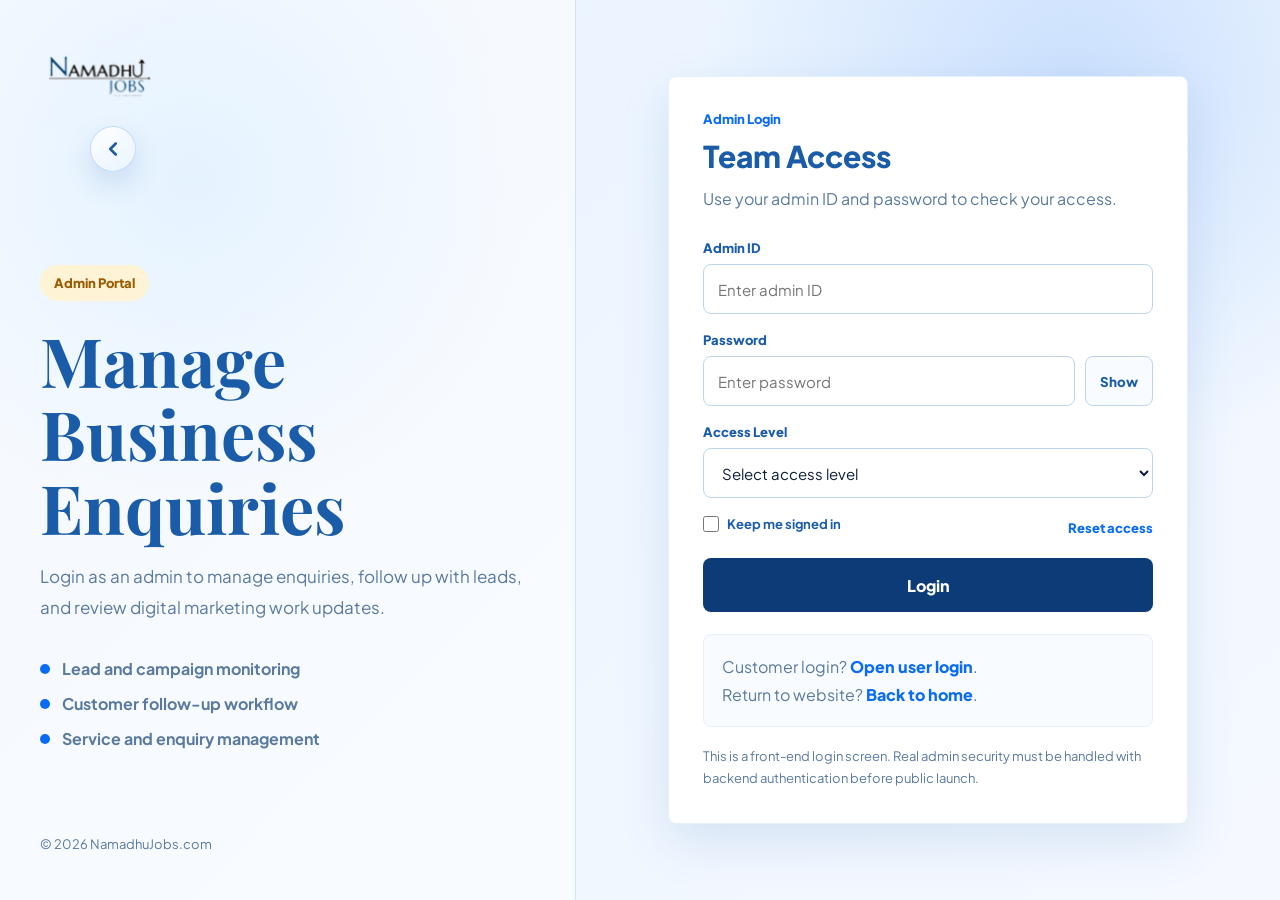
<file: admin-login.html>
<!DOCTYPE html>
<html lang="en">
<head>
  <meta charset="UTF-8" />
  <meta name="viewport" content="width=device-width, initial-scale=1.0" />

  <title>Admin Login | Namadhu Jobs</title>
  <meta name="description" content="Admin login page for Namadhu Jobs team members." />
  <meta name="theme-color" content="#0d3b78" />

  <link rel="icon" href="namadhu-jobs-logo-transparent.png" />
  <link rel="canonical" href="https://namadhujobs.com/admin-login.html" />
  <link rel="preconnect" href="https://fonts.googleapis.com" />
  <link rel="preconnect" href="https://fonts.gstatic.com" crossorigin />
  <link href="https://fonts.googleapis.com/css2?family=Plus+Jakarta+Sans:wght@300;400;600;700;800&family=Playfair+Display:wght@400;700&display=swap" rel="stylesheet" />
  <link rel="stylesheet" href="portal-login.css" />
</head>

<body class="admin-theme">
  <main class="portal-shell">
    <section class="portal-side">
      <div class="top-bar">
        <a href="index.html" class="brand-link" aria-label="Namadhu Jobs home">
          <img src="namadhu-jobs-logo-transparent.png" srcset="namadhu-jobs-logo-transparent.png 960w, namadhu-jobs-logo-transparent-4k.png 3840w" sizes="150px" alt="Namadhu Jobs logo" />
        </a>
        <a href="index.html" class="home-button" aria-label="Back to Home" title="Back to Home">
          <svg viewBox="0 0 24 24" aria-hidden="true">
            <path d="M15 18 9 12l6-6" />
          </svg>
        </a>
      </div>

      <div class="side-content">
        <span class="portal-badge">Admin Portal</span>
        <h1>Manage Business Enquiries</h1>
        <p class="side-copy">Login as an admin to manage enquiries, follow up with leads, and review digital marketing work updates.</p>

        <div class="portal-highlights" aria-label="Admin portal features">
          <span>Lead and campaign monitoring</span>
          <span>Customer follow-up workflow</span>
          <span>Service and enquiry management</span>
        </div>
      </div>

      <p class="side-footer">&copy; 2026 NamadhuJobs.com</p>
    </section>

    <section class="portal-main">
      <div class="login-card">
        <div class="card-top">
          <p class="card-kicker">Admin Login</p>
          <h2 class="card-title">Team Access</h2>
          <p class="card-sub">Use your admin ID and password to check your access.</p>
        </div>

        <form class="login-form" data-role="admin">
          <div>
            <label for="adminId">Admin ID</label>
            <input id="adminId" name="adminId" type="text" placeholder="Enter admin ID" autocomplete="username" required />
          </div>

          <div>
            <label for="adminPassword">Password</label>
            <div class="password-wrap">
              <input id="adminPassword" name="password" type="password" placeholder="Enter password" autocomplete="current-password" required />
              <button class="ghost-button" type="button" data-toggle-password="adminPassword">Show</button>
            </div>
          </div>

          <div>
            <label for="accessLevel">Access Level</label>
            <select id="accessLevel" name="accessLevel" required>
              <option value="">Select access level</option>
              <option>Admin</option>
              <option>Marketing Team</option>
              <option>Support Team</option>
            </select>
          </div>

          <div class="form-row">
            <label class="check-line">
              <input type="checkbox" name="remember" />
              Keep me signed in
            </label>
            <a class="text-link" href="https://wa.me/917418130427" target="_blank" rel="noopener noreferrer">Reset access</a>
          </div>

          <button class="submit-button" type="submit">Login</button>
        </form>

        <div class="status-message" aria-live="polite"></div>

        <div class="switch-card">
          Customer login? <a class="text-link" href="user-login.html">Open user login</a>.
          <br />
          Return to website? <a class="text-link" href="index.html">Back to home</a>.
        </div>

        <p class="notice">This is a front-end login screen. Real admin security must be handled with backend authentication before public launch.</p>
      </div>
    </section>
  </main>

  <script>
    document.querySelectorAll('[data-toggle-password]').forEach((button) => {
      button.addEventListener('click', () => {
        const input = document.getElementById(button.dataset.togglePassword);
        const isPassword = input.type === 'password';
        input.type = isPassword ? 'text' : 'password';
        button.textContent = isPassword ? 'Hide' : 'Show';
      });
    });

    const homeButton = document.querySelector('.home-button');
    const getMaxShift = () => {
      const maxShift = window.innerWidth - homeButton.offsetWidth - (window.innerWidth * 0.14);
      return Math.max(0, maxShift);
    };

    const moveHomeButton = (direction) => {
      if (direction === 'right') {
        homeButton.style.setProperty('--back-shift', `${getMaxShift()}px`);
        homeButton.classList.add('is-shifted');
      }

      if (direction === 'left') {
        homeButton.style.setProperty('--back-shift', '0px');
        homeButton.classList.remove('is-shifted');
      }
    };

    let lastScrollY = window.scrollY;

    window.addEventListener('scroll', () => {
      const currentScrollY = window.scrollY;
      const direction = currentScrollY > lastScrollY ? 'right' : 'left';
      moveHomeButton(direction);
      lastScrollY = currentScrollY;
    }, { passive: true });

    window.addEventListener('wheel', (event) => {
      moveHomeButton(event.deltaY > 0 ? 'right' : 'left');
    }, { passive: true });

    let touchStartY = 0;

    window.addEventListener('touchstart', (event) => {
      touchStartY = event.touches[0].clientY;
    }, { passive: true });

    window.addEventListener('touchmove', (event) => {
      const touchCurrentY = event.touches[0].clientY;
      moveHomeButton(touchCurrentY < touchStartY ? 'right' : 'left');
      touchStartY = touchCurrentY;
    }, { passive: true });

    window.addEventListener('resize', () => {
      if (homeButton.classList.contains('is-shifted')) {
        homeButton.style.setProperty('--back-shift', `${getMaxShift()}px`);
      }
    });

    document.querySelector('.login-form').addEventListener('submit', (event) => {
      event.preventDefault();
      const form = event.currentTarget;
      const formData = new FormData(form);
      const status = document.querySelector('.status-message');

      localStorage.setItem('namadhuPortalRole', 'admin');
      localStorage.setItem('namadhuPortalUser', formData.get('adminId'));
      localStorage.setItem('namadhuPortalAccess', formData.get('accessLevel'));

      status.textContent = 'Admin access accepted. Opening admin page...';
      status.classList.add('is-visible');

      setTimeout(() => {
        window.location.href = 'admin-page.html';
      }, 700);
    });
  </script>
</body>
</html>
</file>
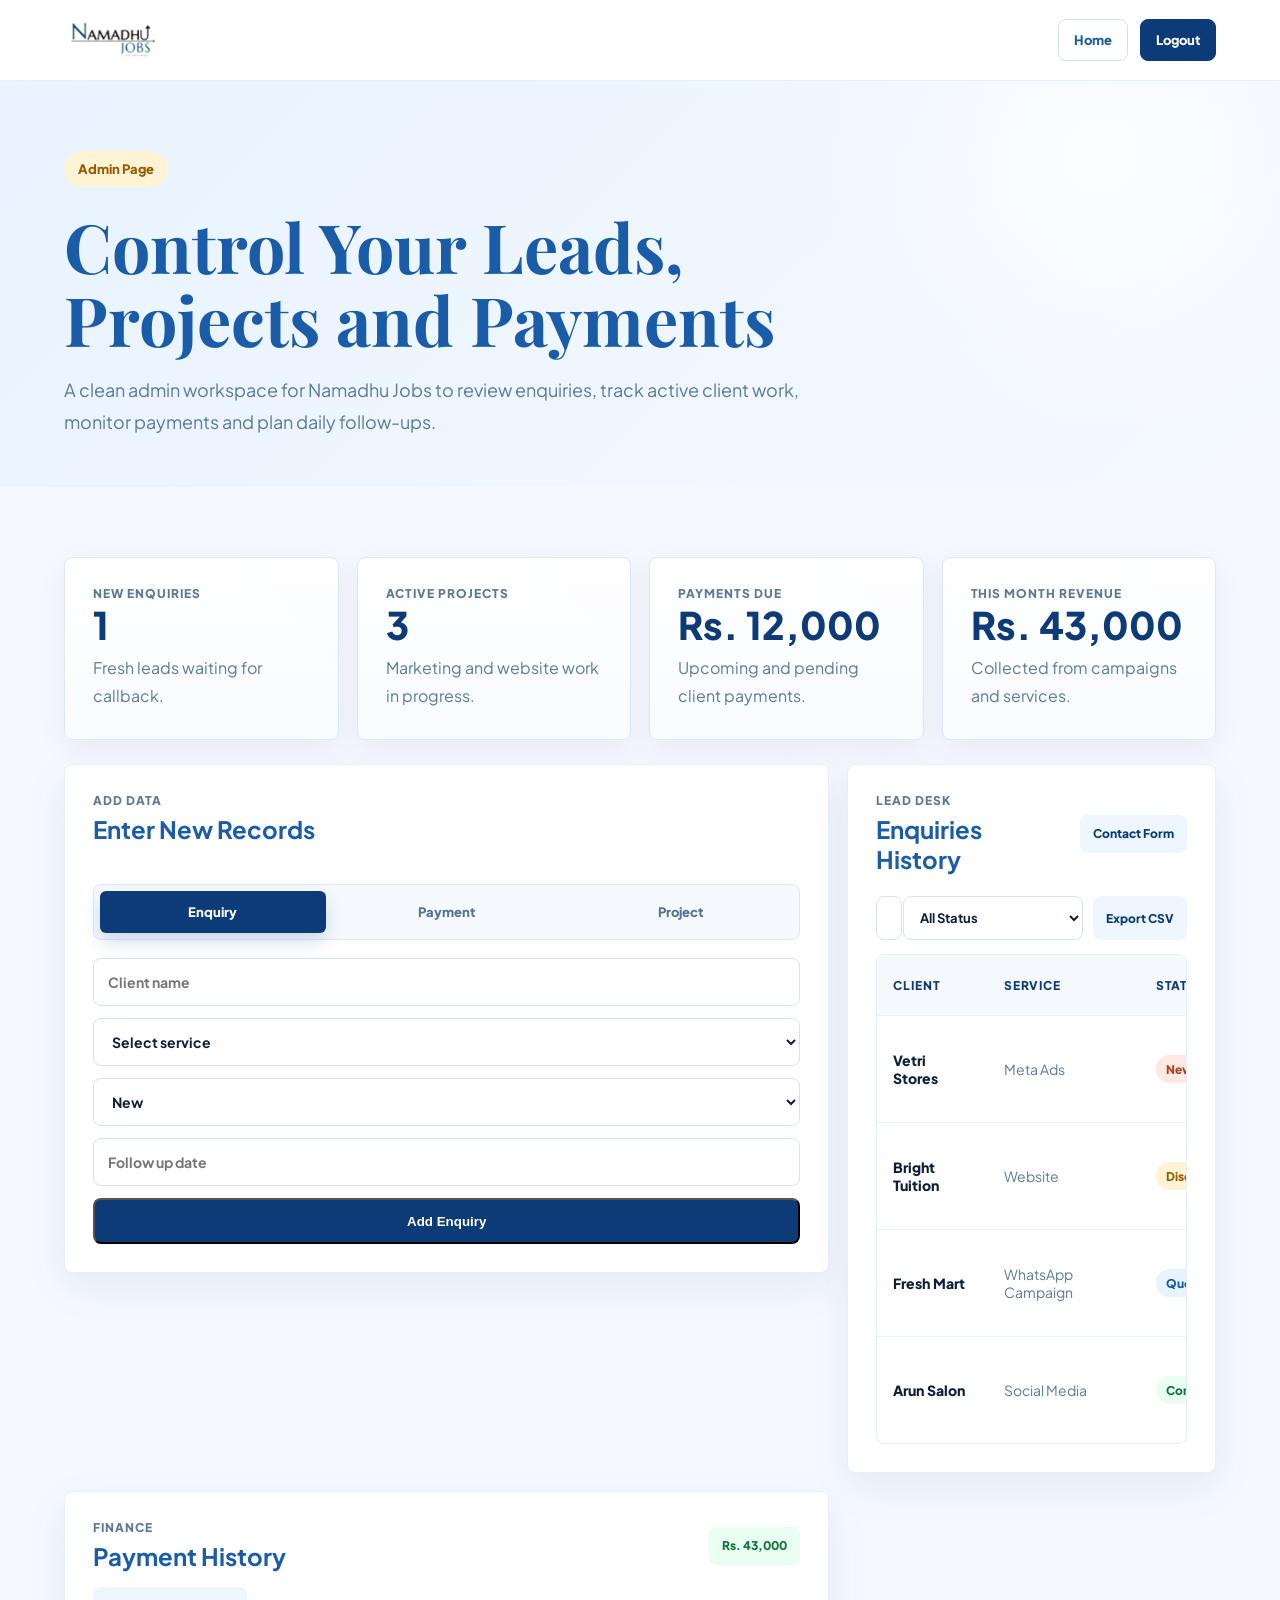
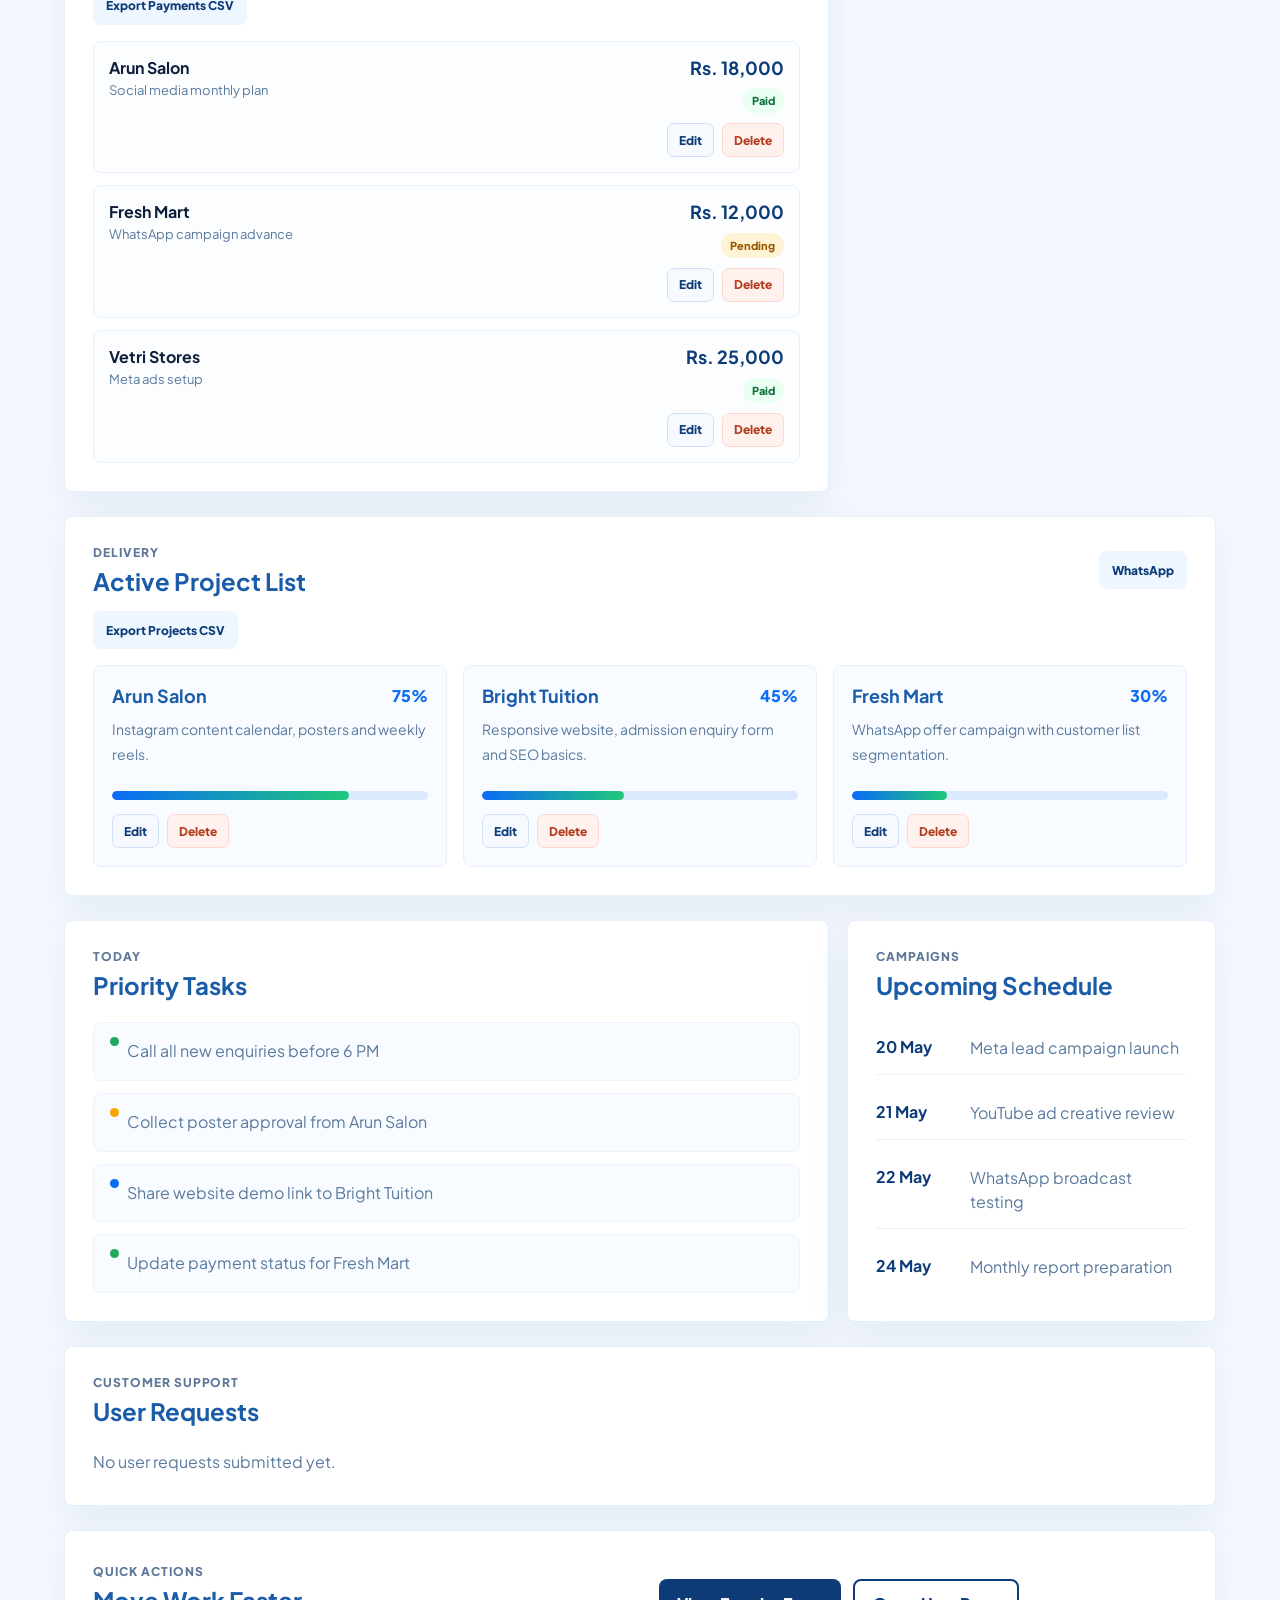
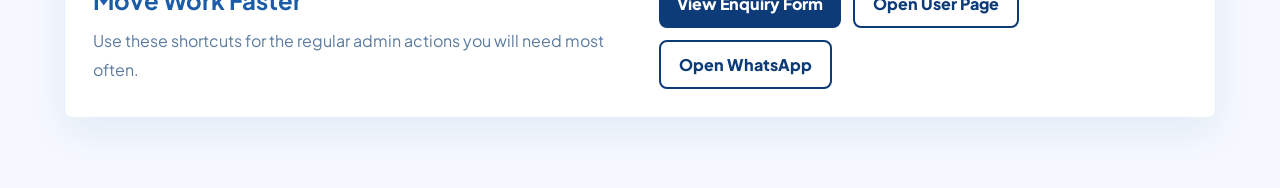
<file: admin-page.html>
<!DOCTYPE html>
<html lang="en">
<head>
  <meta charset="UTF-8" />
  <meta name="viewport" content="width=device-width, initial-scale=1.0" />
  <title>Admin Page | Namadhu Jobs</title>
  <meta name="description" content="Admin page for Namadhu Jobs team members." />
  <link rel="icon" href="namadhu-jobs-logo-transparent.png" />
  <link rel="preconnect" href="https://fonts.googleapis.com" />
  <link rel="preconnect" href="https://fonts.gstatic.com" crossorigin />
  <link href="https://fonts.googleapis.com/css2?family=Plus+Jakarta+Sans:wght@300;400;600;700;800&family=Playfair+Display:wght@400;700&display=swap" rel="stylesheet" />
  <link rel="stylesheet" href="portal-page.css" />
</head>

<body class="admin-page">
  <nav class="portal-nav">
    <a href="index.html" class="portal-logo" aria-label="Namadhu Jobs home">
      <img src="namadhu-jobs-logo-transparent.png" srcset="namadhu-jobs-logo-transparent.png 960w, namadhu-jobs-logo-transparent-4k.png 3840w" sizes="150px" alt="Namadhu Jobs logo" />
    </a>
    <div class="portal-nav-actions">
      <a href="index.html" class="nav-pill">Home</a>
      <a href="admin-login.html" class="nav-pill primary">Logout</a>
    </div>
  </nav>

  <main>
    <section class="portal-hero">
      <div class="portal-wrap">
        <span class="portal-badge">Admin Page</span>
        <h1>Control Your Leads, Projects and Payments</h1>
        <p class="portal-sub">A clean admin workspace for Namadhu Jobs to review enquiries, track active client work, monitor payments and plan daily follow-ups.</p>
      </div>
    </section>

    <section class="content-section">
      <div class="portal-wrap admin-dashboard">
        <div class="admin-summary-grid">
          <article class="card metric-card">
            <span class="metric-label">New Enquiries</span>
            <span class="metric-number" id="newEnquiriesCount">12</span>
            <p>Fresh leads waiting for callback.</p>
          </article>

          <article class="card metric-card">
            <span class="metric-label">Active Projects</span>
            <span class="metric-number" id="activeProjectsCount">8</span>
            <p>Marketing and website work in progress.</p>
          </article>

          <article class="card metric-card">
            <span class="metric-label">Payments Due</span>
            <span class="metric-number" id="pendingAmount">Rs. 42K</span>
            <p>Upcoming and pending client payments.</p>
          </article>

          <article class="card metric-card">
            <span class="metric-label">This Month Revenue</span>
            <span class="metric-number" id="paidAmount">Rs. 1.8L</span>
            <p>Collected from campaigns and services.</p>
          </article>
        </div>

        <div class="admin-main-grid">
          <section class="card panel-card entry-panel">
            <div class="panel-heading">
              <div>
                <span class="panel-kicker">Add Data</span>
                <h2>Enter New Records</h2>
              </div>
            </div>

            <div class="entry-tabs" role="tablist" aria-label="Admin entry forms">
              <button class="entry-tab active" type="button" data-entry-tab="enquiry">Enquiry</button>
              <button class="entry-tab" type="button" data-entry-tab="payment">Payment</button>
              <button class="entry-tab" type="button" data-entry-tab="project">Project</button>
            </div>

            <form class="entry-form active" data-entry-form="enquiry">
              <input type="text" name="client" placeholder="Client name" required />
              <select name="service" required>
                <option value="">Select service</option>
                <option>Meta Ads</option>
                <option>YouTube Ads</option>
                <option>Website</option>
                <option>Social Media</option>
                <option>WhatsApp Campaign</option>
                <option>Poster Design</option>
              </select>
              <select name="status" required>
                <option>New</option>
                <option>Discussing</option>
                <option>Quoted</option>
                <option>Converted</option>
                <option>In Progress</option>
                <option>Completed</option>
                <option>Pending Payment</option>
              </select>
              <input type="text" name="followUp" placeholder="Follow up date" required />
              <button class="button" type="submit">Add Enquiry</button>
            </form>

            <form class="entry-form" data-entry-form="payment">
              <input type="text" name="client" placeholder="Client name" required />
              <input type="text" name="details" placeholder="Payment details" required />
              <input type="number" name="amount" placeholder="Amount" min="1" required />
              <select name="status" required>
                <option>Paid</option>
                <option>Pending</option>
              </select>
              <button class="button" type="submit">Add Payment</button>
            </form>

            <form class="entry-form" data-entry-form="project">
              <input type="text" name="client" placeholder="Client name" required />
              <input type="text" name="details" placeholder="Project details" required />
              <input type="number" name="progress" placeholder="Progress %" min="0" max="100" required />
              <button class="button" type="submit">Add Project</button>
            </form>
          </section>

          <section class="card panel-card">
            <div class="panel-heading">
              <div>
                <span class="panel-kicker">Lead Desk</span>
                <h2>Enquiries History</h2>
              </div>
              <a href="index.html#contact" class="mini-action">Contact Form</a>
            </div>

            <div class="table-tools">
              <input type="search" id="enquirySearch" placeholder="Search enquiries" />
              <select id="enquiryStatusFilter" aria-label="Filter enquiries by status">
                <option value="all">All Status</option>
                <option>New</option>
                <option>Discussing</option>
                <option>Quoted</option>
                <option>Converted</option>
                <option>In Progress</option>
                <option>Completed</option>
                <option>Pending Payment</option>
              </select>
              <button class="mini-action export-action" type="button" data-export="enquiries">Export CSV</button>
            </div>

            <div class="table-wrap">
              <table class="admin-table">
                <thead>
                  <tr>
                    <th>Client</th>
                    <th>Service</th>
                    <th>Status</th>
                    <th>Follow Up</th>
                    <th>Action</th>
                  </tr>
                </thead>
                <tbody id="enquiryRows">
                  <tr>
                    <td>Vetri Stores</td>
                    <td>Meta Ads</td>
                    <td><span class="status-badge hot">New</span></td>
                    <td>Today</td>
                  </tr>
                  <tr>
                    <td>Bright Tuition</td>
                    <td>Website</td>
                    <td><span class="status-badge warm">Discussing</span></td>
                    <td>Tomorrow</td>
                  </tr>
                  <tr>
                    <td>Fresh Mart</td>
                    <td>WhatsApp Campaign</td>
                    <td><span class="status-badge cool">Quoted</span></td>
                    <td>22 May</td>
                  </tr>
                  <tr>
                    <td>Arun Salon</td>
                    <td>Social Media</td>
                    <td><span class="status-badge done">Converted</span></td>
                    <td>Started</td>
                  </tr>
                </tbody>
              </table>
            </div>
          </section>

          <section class="card panel-card">
            <div class="panel-heading">
              <div>
                <span class="panel-kicker">Finance</span>
                <h2>Payment History</h2>
              </div>
              <span class="mini-total" id="paymentTotal">Rs. 1.8L</span>
            </div>
            <button class="mini-action export-action section-export" type="button" data-export="payments">Export Payments CSV</button>

            <div class="payment-list" id="paymentList">
              <div class="payment-item">
                <div>
                  <strong>Arun Salon</strong>
                  <span>Social media monthly plan</span>
                </div>
                <b>₹18,000</b>
                <em>Paid</em>
              </div>
              <div class="payment-item pending">
                <div>
                  <strong>Fresh Mart</strong>
                  <span>WhatsApp campaign advance</span>
                </div>
                <b>₹12,000</b>
                <em>Pending</em>
              </div>
              <div class="payment-item">
                <div>
                  <strong>Vetri Stores</strong>
                  <span>Meta ads setup</span>
                </div>
                <b>₹25,000</b>
                <em>Paid</em>
              </div>
            </div>
          </section>
        </div>

        <section class="card panel-card">
          <div class="panel-heading">
            <div>
              <span class="panel-kicker">Delivery</span>
              <h2>Active Project List</h2>
            </div>
            <a href="https://wa.me/917418130427" class="mini-action" target="_blank" rel="noopener noreferrer">WhatsApp</a>
          </div>
          <button class="mini-action export-action section-export" type="button" data-export="projects">Export Projects CSV</button>

          <div class="project-grid" id="projectList">
            <article class="project-card">
              <div class="project-topline">
                <h3>Arun Salon</h3>
                <span>75%</span>
              </div>
              <p>Instagram content calendar, posters and weekly reels.</p>
              <div class="progress-bar"><span style="width:75%"></span></div>
            </article>

            <article class="project-card">
              <div class="project-topline">
                <h3>Bright Tuition</h3>
                <span>45%</span>
              </div>
              <p>Responsive website, admission enquiry form and SEO basics.</p>
              <div class="progress-bar"><span style="width:45%"></span></div>
            </article>

            <article class="project-card">
              <div class="project-topline">
                <h3>Fresh Mart</h3>
                <span>30%</span>
              </div>
              <p>WhatsApp offer campaign with customer list segmentation.</p>
              <div class="progress-bar"><span style="width:30%"></span></div>
            </article>
          </div>
        </section>

        <div class="admin-main-grid">
          <section class="card panel-card">
            <div class="panel-heading">
              <div>
                <span class="panel-kicker">Today</span>
                <h2>Priority Tasks</h2>
              </div>
            </div>
            <ul class="task-list admin-task-list">
              <li><span class="status-dot"></span>Call all new enquiries before 6 PM</li>
              <li><span class="status-dot amber"></span>Collect poster approval from Arun Salon</li>
              <li><span class="status-dot blue"></span>Share website demo link to Bright Tuition</li>
              <li><span class="status-dot"></span>Update payment status for Fresh Mart</li>
            </ul>
          </section>

          <section class="card panel-card">
            <div class="panel-heading">
              <div>
                <span class="panel-kicker">Campaigns</span>
                <h2>Upcoming Schedule</h2>
              </div>
            </div>
            <div class="schedule-list">
              <div><strong>20 May</strong><span>Meta lead campaign launch</span></div>
              <div><strong>21 May</strong><span>YouTube ad creative review</span></div>
              <div><strong>22 May</strong><span>WhatsApp broadcast testing</span></div>
              <div><strong>24 May</strong><span>Monthly report preparation</span></div>
            </div>
          </section>
        </div>

        <section class="card panel-card">
          <div class="panel-heading">
            <div>
              <span class="panel-kicker">Customer Support</span>
              <h2>User Requests</h2>
            </div>
          </div>
          <div class="request-list" id="adminRequestList"></div>
        </section>

        <section class="card panel-card quick-panel">
          <div>
            <span class="panel-kicker">Quick Actions</span>
            <h2>Move Work Faster</h2>
            <p>Use these shortcuts for the regular admin actions you will need most often.</p>
          </div>
          <div class="actions">
            <a href="index.html#contact" class="button">View Enquiry Form</a>
            <a href="user-page.html" class="button secondary">Open User Page</a>
            <a href="https://wa.me/917418130427" class="button secondary" target="_blank" rel="noopener noreferrer">Open WhatsApp</a>
          </div>
        </section>
      </div>
    </section>
  </main>

  <script>
    const adminStoreKey = 'namadhuAdminRecords';
    const requestStoreKey = 'namadhuUserRequests';
    const defaultRecords = {
      enquiries: [
        { client: 'Vetri Stores', service: 'Meta Ads', status: 'New', followUp: 'Today' },
        { client: 'Bright Tuition', service: 'Website', status: 'Discussing', followUp: 'Tomorrow' },
        { client: 'Fresh Mart', service: 'WhatsApp Campaign', status: 'Quoted', followUp: '22 May' },
        { client: 'Arun Salon', service: 'Social Media', status: 'Converted', followUp: 'Started' }
      ],
      payments: [
        { client: 'Arun Salon', details: 'Social media monthly plan', amount: 18000, status: 'Paid' },
        { client: 'Fresh Mart', details: 'WhatsApp campaign advance', amount: 12000, status: 'Pending' },
        { client: 'Vetri Stores', details: 'Meta ads setup', amount: 25000, status: 'Paid' }
      ],
      projects: [
        { client: 'Arun Salon', details: 'Instagram content calendar, posters and weekly reels.', progress: 75 },
        { client: 'Bright Tuition', details: 'Responsive website, admission enquiry form and SEO basics.', progress: 45 },
        { client: 'Fresh Mart', details: 'WhatsApp offer campaign with customer list segmentation.', progress: 30 }
      ]
    };

    const loadRecords = () => {
      const saved = localStorage.getItem(adminStoreKey);
      return saved ? JSON.parse(saved) : defaultRecords;
    };

    let records = loadRecords();
    let editState = { type: null, index: null };

    const saveRecords = () => {
      localStorage.setItem(adminStoreKey, JSON.stringify(records));
    };

    const formatMoney = (value) => `Rs. ${Number(value).toLocaleString('en-IN')}`;

    const cleanText = (value) => String(value).replace(/[&<>"']/g, (match) => ({
      '&': '&amp;',
      '<': '&lt;',
      '>': '&gt;',
      '"': '&quot;',
      "'": '&#039;'
    }[match]));

    const statusClass = (status) => {
      const value = status.toLowerCase();
      if (value === 'new') return 'hot';
      if (value === 'discussing' || value === 'pending') return 'warm';
      if (value === 'quoted') return 'cool';
      if (value === 'in progress') return 'active';
      if (value === 'pending payment') return 'danger';
      if (value === 'completed') return 'complete';
      return 'done';
    };

    const downloadCSV = (name, rows) => {
      if (!rows.length) return;
      const headers = Object.keys(rows[0]);
      const escapeCSV = (value) => `"${String(value ?? '').replace(/"/g, '""')}"`;
      const csv = [
        headers.join(','),
        ...rows.map((row) => headers.map((header) => escapeCSV(row[header])).join(','))
      ].join('\n');
      const blob = new Blob([csv], { type: 'text/csv;charset=utf-8;' });
      const link = document.createElement('a');
      link.href = URL.createObjectURL(blob);
      link.download = `namadhu-${name}.csv`;
      link.click();
      URL.revokeObjectURL(link.href);
    };

    const updateSummary = () => {
      const newCount = records.enquiries.filter((item) => item.status === 'New').length;
      const pendingTotal = records.payments
        .filter((item) => item.status === 'Pending')
        .reduce((total, item) => total + Number(item.amount || 0), 0);
      const paidTotal = records.payments
        .filter((item) => item.status === 'Paid')
        .reduce((total, item) => total + Number(item.amount || 0), 0);

      document.getElementById('newEnquiriesCount').textContent = newCount;
      document.getElementById('activeProjectsCount').textContent = records.projects.length;
      document.getElementById('pendingAmount').textContent = formatMoney(pendingTotal);
      document.getElementById('paidAmount').textContent = formatMoney(paidTotal);
      document.getElementById('paymentTotal').textContent = formatMoney(paidTotal);
    };

    const resetEditState = () => {
      editState = { type: null, index: null };
      document.querySelector('[data-entry-form="enquiry"] .button').textContent = 'Add Enquiry';
      document.querySelector('[data-entry-form="payment"] .button').textContent = 'Add Payment';
      document.querySelector('[data-entry-form="project"] .button').textContent = 'Add Project';
    };

    const openEntryTab = (type) => {
      document.querySelectorAll('.entry-tab').forEach((item) => item.classList.remove('active'));
      document.querySelectorAll('.entry-form').forEach((form) => form.classList.remove('active'));
      document.querySelector(`[data-entry-tab="${type}"]`).classList.add('active');
      document.querySelector(`[data-entry-form="${type}"]`).classList.add('active');
      document.querySelector('.entry-panel').scrollIntoView({ behavior: 'smooth', block: 'start' });
    };

    const renderEnquiries = () => {
      const search = document.getElementById('enquirySearch').value.toLowerCase();
      const filter = document.getElementById('enquiryStatusFilter').value;
      const rows = records.enquiries
        .map((item, index) => ({ ...item, index }))
        .filter((item) => {
          const matchesSearch = [item.client, item.service, item.status, item.followUp]
            .join(' ')
            .toLowerCase()
            .includes(search);
          const matchesFilter = filter === 'all' || item.status === filter;
          return matchesSearch && matchesFilter;
        });

      document.getElementById('enquiryRows').innerHTML = rows.map((item) => `
        <tr>
          <td>${cleanText(item.client)}</td>
          <td>${cleanText(item.service)}</td>
          <td><span class="status-badge ${statusClass(item.status)}">${cleanText(item.status)}</span></td>
          <td>${cleanText(item.followUp)}</td>
          <td>
            <div class="record-actions">
              <button type="button" data-action="edit" data-type="enquiry" data-index="${item.index}">Edit</button>
              <button type="button" data-action="delete" data-type="enquiry" data-index="${item.index}">Delete</button>
            </div>
          </td>
        </tr>
      `).join('') || '<tr><td colspan="5">No matching enquiries found.</td></tr>';
    };

    const renderPayments = () => {
      document.getElementById('paymentList').innerHTML = records.payments.map((item, index) => `
        <div class="payment-item ${item.status === 'Pending' ? 'pending' : ''}">
          <div>
            <strong>${cleanText(item.client)}</strong>
            <span>${cleanText(item.details)}</span>
          </div>
          <b>${formatMoney(item.amount)}</b>
          <em>${cleanText(item.status)}</em>
          <div class="record-actions compact">
            <button type="button" data-action="edit" data-type="payment" data-index="${index}">Edit</button>
            <button type="button" data-action="delete" data-type="payment" data-index="${index}">Delete</button>
          </div>
        </div>
      `).join('');
    };

    const renderProjects = () => {
      document.getElementById('projectList').innerHTML = records.projects.map((item, index) => `
        <article class="project-card">
          <div class="project-topline">
            <h3>${cleanText(item.client)}</h3>
            <span>${item.progress}%</span>
          </div>
          <p>${cleanText(item.details)}</p>
          <div class="progress-bar"><span style="width:${item.progress}%"></span></div>
          <div class="record-actions">
            <button type="button" data-action="edit" data-type="project" data-index="${index}">Edit</button>
            <button type="button" data-action="delete" data-type="project" data-index="${index}">Delete</button>
          </div>
        </article>
      `).join('');
    };

    const renderRequests = () => {
      const requests = JSON.parse(localStorage.getItem(requestStoreKey) || '[]');
      document.getElementById('adminRequestList').innerHTML = requests.map((item) => `
        <article class="request-item">
          <div>
            <strong>${cleanText(item.subject)}</strong>
            <span>${cleanText(item.client)} - ${cleanText(item.date)}</span>
            <p>${cleanText(item.message)}</p>
          </div>
          <em class="status-badge ${statusClass(item.priority)}">${cleanText(item.priority)}</em>
        </article>
      `).join('') || '<p class="empty-copy">No user requests submitted yet.</p>';
    };

    const renderAll = () => {
      renderEnquiries();
      renderPayments();
      renderProjects();
      renderRequests();
      updateSummary();
    };

    document.querySelectorAll('.entry-tab').forEach((tab) => {
      tab.addEventListener('click', () => {
        resetEditState();
        document.querySelectorAll('.entry-form').forEach((form) => form.reset());
        openEntryTab(tab.dataset.entryTab);
      });
    });

    document.getElementById('enquirySearch').addEventListener('input', renderEnquiries);
    document.getElementById('enquiryStatusFilter').addEventListener('change', renderEnquiries);

    document.querySelector('[data-entry-form="enquiry"]').addEventListener('submit', (event) => {
      event.preventDefault();
      const data = new FormData(event.currentTarget);
      const nextRecord = {
        client: data.get('client'),
        service: data.get('service'),
        status: data.get('status'),
        followUp: data.get('followUp')
      };
      if (editState.type === 'enquiry') {
        records.enquiries[editState.index] = nextRecord;
      } else {
        records.enquiries.unshift(nextRecord);
      }
      saveRecords();
      renderAll();
      resetEditState();
      event.currentTarget.reset();
    });

    document.querySelector('[data-entry-form="payment"]').addEventListener('submit', (event) => {
      event.preventDefault();
      const data = new FormData(event.currentTarget);
      const nextRecord = {
        client: data.get('client'),
        details: data.get('details'),
        amount: Number(data.get('amount')),
        status: data.get('status')
      };
      if (editState.type === 'payment') {
        records.payments[editState.index] = nextRecord;
      } else {
        records.payments.unshift(nextRecord);
      }
      saveRecords();
      renderAll();
      resetEditState();
      event.currentTarget.reset();
    });

    document.querySelector('[data-entry-form="project"]').addEventListener('submit', (event) => {
      event.preventDefault();
      const data = new FormData(event.currentTarget);
      const nextRecord = {
        client: data.get('client'),
        details: data.get('details'),
        progress: Number(data.get('progress'))
      };
      if (editState.type === 'project') {
        records.projects[editState.index] = nextRecord;
      } else {
        records.projects.unshift(nextRecord);
      }
      saveRecords();
      renderAll();
      resetEditState();
      event.currentTarget.reset();
    });

    document.addEventListener('click', (event) => {
      const button = event.target.closest('[data-action]');
      if (!button) return;

      const type = button.dataset.type;
      const index = Number(button.dataset.index);
      const collectionNames = {
        enquiry: 'enquiries',
        payment: 'payments',
        project: 'projects'
      };
      const collectionName = collectionNames[type];
      const collection = records[collectionName];

      if (button.dataset.action === 'delete') {
        const recordName = collection[index]?.client || 'this record';
        if (!confirm(`Delete ${recordName}? This cannot be undone.`)) return;
        collection.splice(index, 1);
        saveRecords();
        renderAll();
        return;
      }

      editState = { type, index };
      openEntryTab(type);
      const form = document.querySelector(`[data-entry-form="${type}"]`);
      const record = collection[index];

      Object.entries(record).forEach(([key, value]) => {
        if (form.elements[key]) form.elements[key].value = value;
      });

      form.querySelector('.button').textContent = `Update ${type.charAt(0).toUpperCase()}${type.slice(1)}`;
    });

    document.querySelectorAll('[data-export]').forEach((button) => {
      button.addEventListener('click', () => {
        const type = button.dataset.export;
        downloadCSV(type, records[type]);
      });
    });

    renderAll();
  </script>
</body>
</html>
</file>
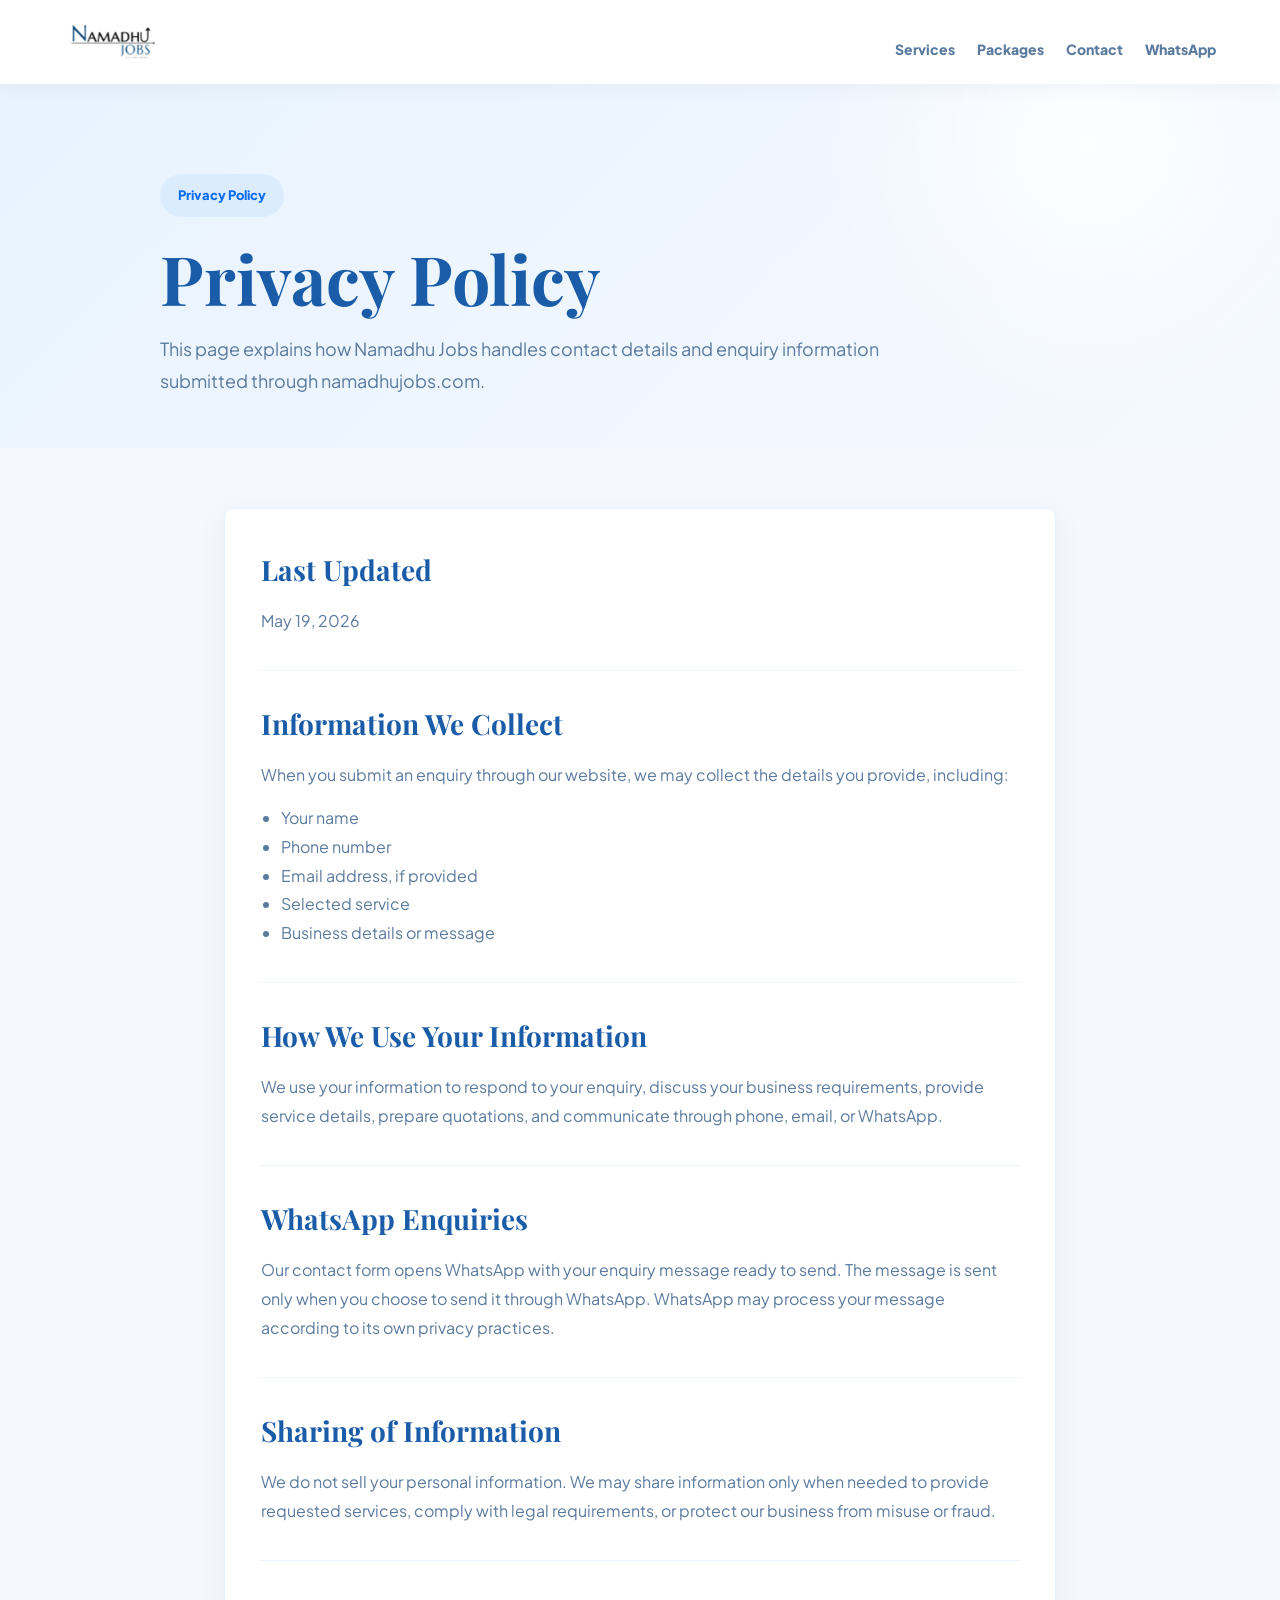
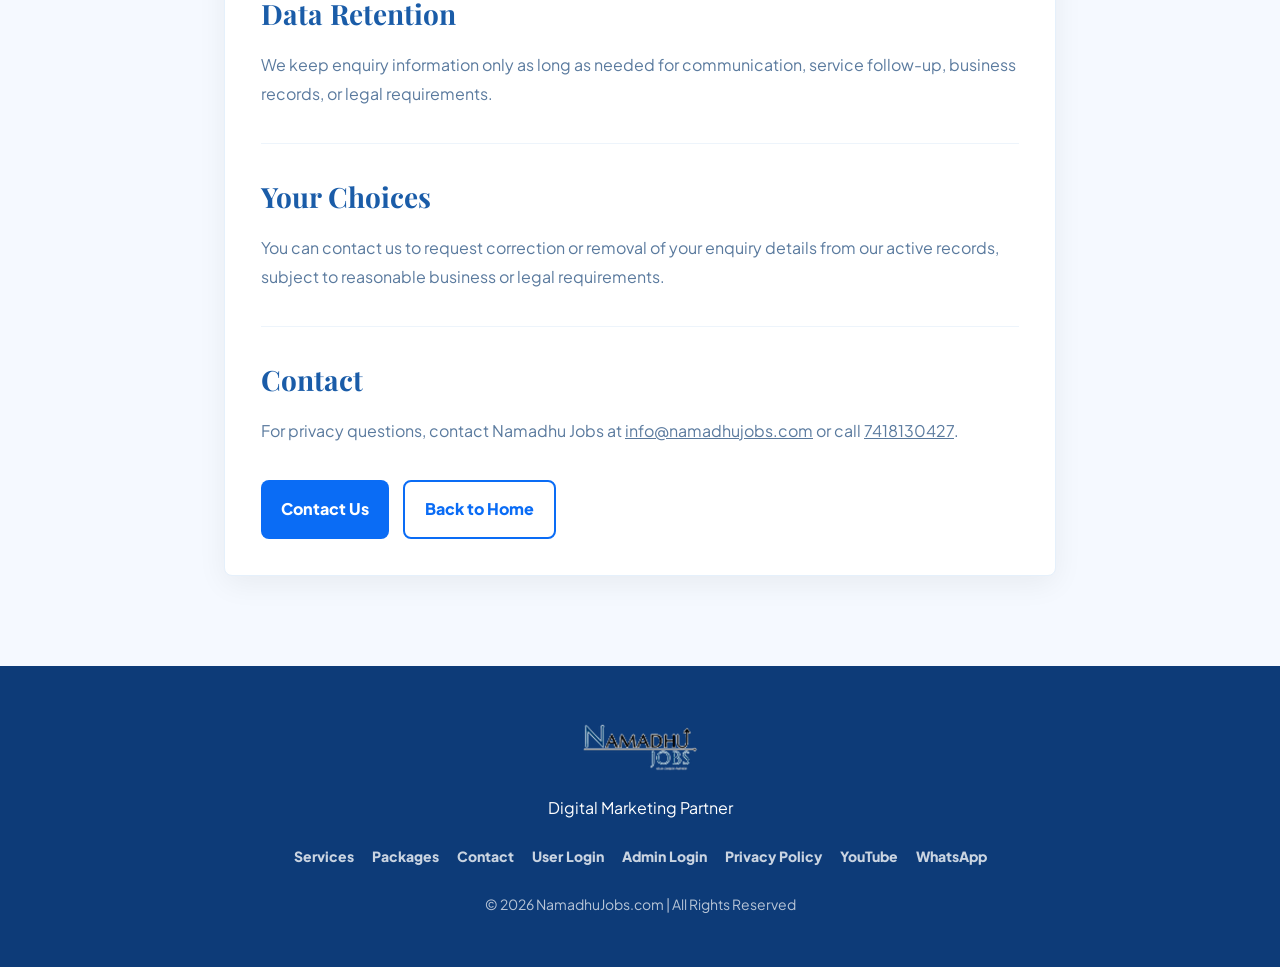
<file: privacy.html>
<!DOCTYPE html>
<html lang="en">
<head>
  <meta charset="UTF-8" />
  <meta name="viewport" content="width=device-width, initial-scale=1.0" />

  <title>Privacy Policy | Namadhu Jobs</title>
  <meta name="description" content="Privacy Policy for Namadhu Jobs. Learn how we collect and use contact details submitted through namadhujobs.com." />
  <meta name="theme-color" content="#0a6cf5" />

  <meta property="og:title" content="Privacy Policy | Namadhu Jobs" />
  <meta property="og:description" content="How Namadhu Jobs handles contact details and website enquiry information." />
  <meta property="og:type" content="website" />
  <meta property="og:url" content="https://namadhujobs.com/privacy.html" />
  <meta property="og:image" content="https://namadhujobs.com/namadhu-jobs-logo-transparent.png" />

  <link rel="icon" href="namadhu-jobs-logo-transparent.png" />
  <link rel="canonical" href="https://namadhujobs.com/privacy.html" />
  <link rel="preconnect" href="https://fonts.googleapis.com" />
  <link rel="preconnect" href="https://fonts.gstatic.com" crossorigin />
  <link href="https://fonts.googleapis.com/css2?family=Plus+Jakarta+Sans:wght@300;400;600;700;800&family=Playfair+Display:wght@400;700&display=swap" rel="stylesheet" />

  <style>
    * {
      margin: 0;
      padding: 0;
      box-sizing: border-box;
    }

    :root {
      --bg: #f5f9ff;
      --white: #ffffff;
      --blue-dark: #1a5ca8;
      --accent: #0a6cf5;
      --accent-soft: #dcecff;
      --text: #0d1e3a;
      --muted: #5a7a9e;
      --border: #cce0f5;
      --display: 'Playfair Display', serif;
      --body: 'Plus Jakarta Sans', sans-serif;
    }

    body {
      font-family: var(--body);
      background: var(--bg);
      color: var(--text);
      line-height: 1.8;
    }

    a {
      color: inherit;
    }

    nav {
      position: sticky;
      top: 0;
      width: 100%;
      background: rgba(255,255,255,0.95);
      backdrop-filter: blur(10px);
      display: flex;
      justify-content: space-between;
      align-items: center;
      gap: 24px;
      padding: 18px 5%;
      z-index: 999;
      box-shadow: 0 2px 20px rgba(0,0,0,0.05);
    }

    .nav-logo {
      display: inline-flex;
      align-items: center;
      text-decoration: none;
    }

    .nav-logo img {
      height: 48px;
      width: auto;
      display: block;
    }

    .nav-links {
      display: flex;
      gap: 22px;
      list-style: none;
      align-items: center;
    }

    .nav-links a {
      text-decoration: none;
      color: var(--muted);
      font-size: 14px;
      font-weight: 800;
    }

    .nav-links a:hover,
    .nav-links a:focus {
      color: var(--accent);
    }

    .page-hero {
      padding: 90px 5% 50px;
      background:
        radial-gradient(circle at 85% 16%, rgba(255,255,255,0.85), transparent 24%),
        linear-gradient(135deg,#e8f3ff,#f5f9ff);
    }

    .page-hero-inner,
    .policy-wrap {
      max-width: 960px;
      margin: 0 auto;
    }

    .page-badge {
      display: inline-block;
      background: var(--accent-soft);
      color: var(--accent);
      padding: 10px 18px;
      border-radius: 999px;
      font-size: 13px;
      font-weight: 800;
      margin-bottom: 24px;
    }

    h1,
    h2 {
      font-family: var(--display);
      color: var(--blue-dark);
      letter-spacing: 0;
    }

    h1 {
      font-size: clamp(42px, 6vw, 68px);
      line-height: 1.08;
      margin-bottom: 18px;
    }

    .page-sub {
      color: var(--muted);
      max-width: 720px;
      font-size: 18px;
    }

    .policy-wrap {
      padding: 60px 5% 90px;
    }

    .policy-card {
      background: var(--white);
      border: 1px solid #e5f0fb;
      border-radius: 8px;
      padding: 36px;
      box-shadow: 0 8px 30px rgba(0,0,0,0.06);
    }

    .policy-section + .policy-section {
      margin-top: 34px;
      padding-top: 28px;
      border-top: 1px solid #edf4fb;
    }

    h2 {
      font-size: 28px;
      margin-bottom: 12px;
    }

    p,
    li {
      color: var(--muted);
    }

    ul {
      margin: 14px 0 0 20px;
    }

    .policy-actions {
      display: flex;
      gap: 14px;
      flex-wrap: wrap;
      margin-top: 34px;
    }

    .btn-primary,
    .btn-outline {
      display: inline-flex;
      align-items: center;
      justify-content: center;
      min-height: 48px;
      padding: 13px 20px;
      border-radius: 8px;
      text-decoration: none;
      font-weight: 800;
    }

    .btn-primary {
      background: var(--accent);
      color: var(--white);
    }

    .btn-outline {
      border: 2px solid var(--accent);
      color: var(--accent);
    }

    footer {
      background: #0d3b78;
      color: var(--white);
      padding: 50px 5%;
      text-align: center;
    }

    .footer-logo {
      display: flex;
      justify-content: center;
      margin-bottom: 14px;
    }

    .footer-logo img {
      height: 64px;
      width: auto;
      display: block;
    }

    footer p {
      color: var(--white);
    }

    .footer-links {
      display: flex;
      justify-content: center;
      gap: 18px;
      flex-wrap: wrap;
      margin: 22px 0;
    }

    .footer-links a {
      color: rgba(255,255,255,0.78);
      text-decoration: none;
      font-size: 14px;
      font-weight: 800;
    }

    .footer-copy {
      margin-top: 20px;
      font-size: 14px;
      opacity: 0.7;
    }

    @media (max-width: 700px) {
      nav {
        align-items: flex-start;
        flex-direction: column;
        gap: 14px;
      }

      .nav-links {
        width: 100%;
        justify-content: space-between;
        gap: 12px;
        flex-wrap: wrap;
      }

      .nav-logo img {
        height: 42px;
      }

      .policy-card {
        padding: 26px;
      }
    }
  </style>
</head>

<body>
  <nav>
    <a href="index.html" class="nav-logo" aria-label="Namadhu Jobs home">
      <img src="namadhu-jobs-logo-transparent.png" srcset="namadhu-jobs-logo-transparent.png 960w, namadhu-jobs-logo-transparent-4k.png 3840w" sizes="150px" alt="Namadhu Jobs logo" />
    </a>

    <ul class="nav-links">
      <li><a href="index.html#services">Services</a></li>
      <li><a href="index.html#packages">Packages</a></li>
      <li><a href="index.html#contact">Contact</a></li>
      <li><a href="https://wa.me/917418130427" target="_blank" rel="noopener noreferrer">WhatsApp</a></li>
    </ul>
  </nav>

  <main>
    <section class="page-hero">
      <div class="page-hero-inner">
        <div class="page-badge">Privacy Policy</div>
        <h1>Privacy Policy</h1>
        <p class="page-sub">This page explains how Namadhu Jobs handles contact details and enquiry information submitted through namadhujobs.com.</p>
      </div>
    </section>

    <section class="policy-wrap">
      <div class="policy-card">
        <div class="policy-section">
          <h2>Last Updated</h2>
          <p>May 19, 2026</p>
        </div>

        <div class="policy-section">
          <h2>Information We Collect</h2>
          <p>When you submit an enquiry through our website, we may collect the details you provide, including:</p>
          <ul>
            <li>Your name</li>
            <li>Phone number</li>
            <li>Email address, if provided</li>
            <li>Selected service</li>
            <li>Business details or message</li>
          </ul>
        </div>

        <div class="policy-section">
          <h2>How We Use Your Information</h2>
          <p>We use your information to respond to your enquiry, discuss your business requirements, provide service details, prepare quotations, and communicate through phone, email, or WhatsApp.</p>
        </div>

        <div class="policy-section">
          <h2>WhatsApp Enquiries</h2>
          <p>Our contact form opens WhatsApp with your enquiry message ready to send. The message is sent only when you choose to send it through WhatsApp. WhatsApp may process your message according to its own privacy practices.</p>
        </div>

        <div class="policy-section">
          <h2>Sharing of Information</h2>
          <p>We do not sell your personal information. We may share information only when needed to provide requested services, comply with legal requirements, or protect our business from misuse or fraud.</p>
        </div>

        <div class="policy-section">
          <h2>Data Retention</h2>
          <p>We keep enquiry information only as long as needed for communication, service follow-up, business records, or legal requirements.</p>
        </div>

        <div class="policy-section">
          <h2>Your Choices</h2>
          <p>You can contact us to request correction or removal of your enquiry details from our active records, subject to reasonable business or legal requirements.</p>
        </div>

        <div class="policy-section">
          <h2>Contact</h2>
          <p>For privacy questions, contact Namadhu Jobs at <a href="mailto:info@namadhujobs.com">info@namadhujobs.com</a> or call <a href="tel:+917418130427">7418130427</a>.</p>
        </div>

        <div class="policy-actions">
          <a href="index.html#contact" class="btn-primary">Contact Us</a>
          <a href="index.html" class="btn-outline">Back to Home</a>
        </div>
      </div>
    </section>
  </main>

  <footer>
    <div class="footer-logo">
      <img src="namadhu-jobs-logo-transparent.png" srcset="namadhu-jobs-logo-transparent.png 960w, namadhu-jobs-logo-transparent-4k.png 3840w" sizes="170px" alt="Namadhu Jobs logo" loading="lazy" />
    </div>

    <p>Digital Marketing Partner</p>

    <div class="footer-links">
      <a href="index.html#services">Services</a>
      <a href="index.html#packages">Packages</a>
      <a href="index.html#contact">Contact</a>
      <a href="user-login.html">User Login</a>
      <a href="admin-login.html">Admin Login</a>
      <a href="privacy.html">Privacy Policy</a>
      <a href="https://www.youtube.com/@NamadhuJobs" target="_blank" rel="noopener noreferrer">YouTube</a>
      <a href="https://wa.me/917418130427" target="_blank" rel="noopener noreferrer">WhatsApp</a>
    </div>

    <div class="footer-copy">
      &copy; 2026 NamadhuJobs.com | All Rights Reserved
    </div>
  </footer>
</body>
</html>
</file>
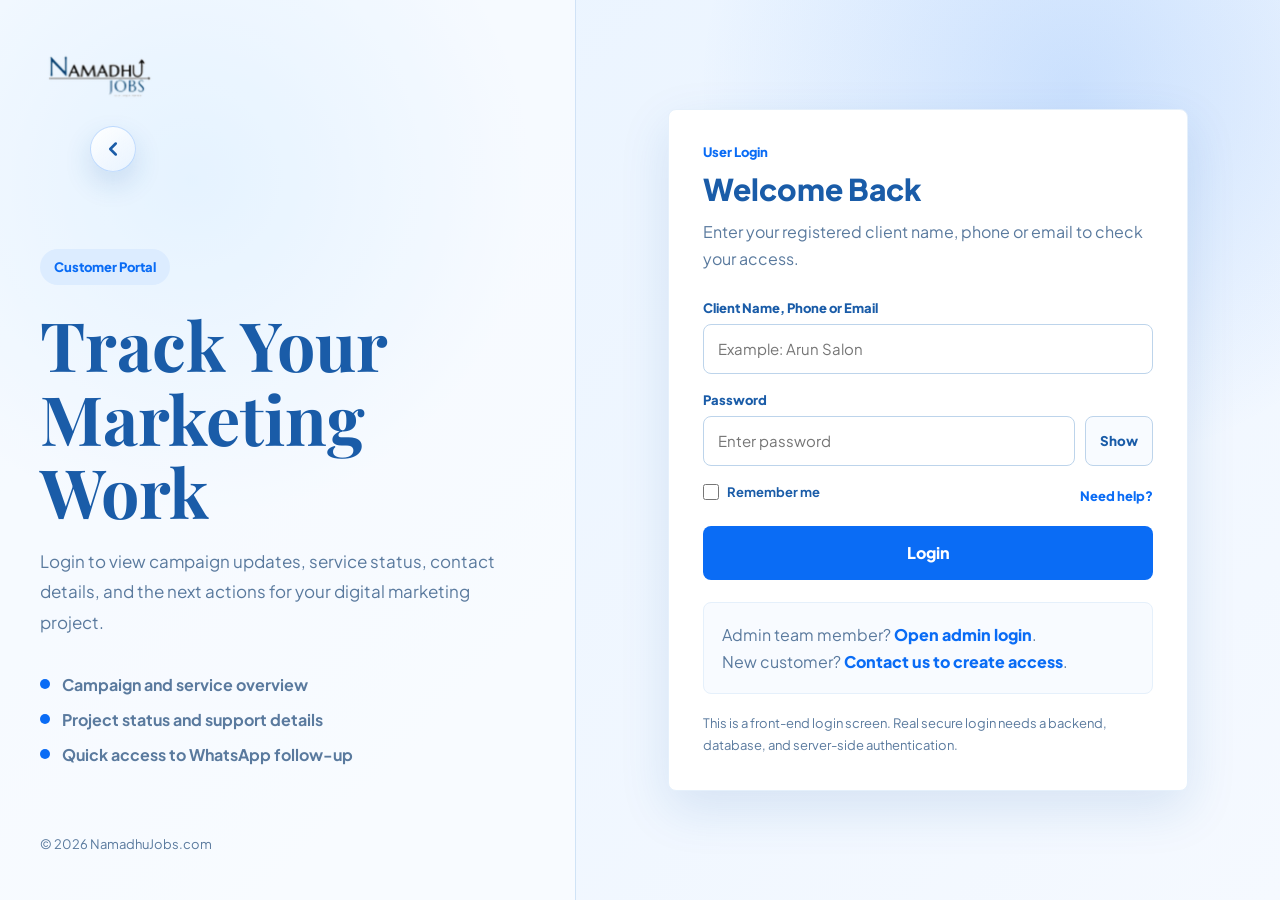
<file: user-login.html>
<!DOCTYPE html>
<html lang="en">
<head>
  <meta charset="UTF-8" />
  <meta name="viewport" content="width=device-width, initial-scale=1.0" />

  <title>User Login | Namadhu Jobs</title>
  <meta name="description" content="User login page for Namadhu Jobs customers." />
  <meta name="theme-color" content="#0a6cf5" />

  <link rel="icon" href="namadhu-jobs-logo-transparent.png" />
  <link rel="canonical" href="https://namadhujobs.com/user-login.html" />
  <link rel="preconnect" href="https://fonts.googleapis.com" />
  <link rel="preconnect" href="https://fonts.gstatic.com" crossorigin />
  <link href="https://fonts.googleapis.com/css2?family=Plus+Jakarta+Sans:wght@300;400;600;700;800&family=Playfair+Display:wght@400;700&display=swap" rel="stylesheet" />
  <link rel="stylesheet" href="portal-login.css" />
</head>

<body>
  <main class="portal-shell">
    <section class="portal-side">
      <div class="top-bar">
        <a href="index.html" class="brand-link" aria-label="Namadhu Jobs home">
          <img src="namadhu-jobs-logo-transparent.png" srcset="namadhu-jobs-logo-transparent.png 960w, namadhu-jobs-logo-transparent-4k.png 3840w" sizes="150px" alt="Namadhu Jobs logo" />
        </a>
        <a href="index.html" class="home-button" aria-label="Back to Home" title="Back to Home">
          <svg viewBox="0 0 24 24" aria-hidden="true">
            <path d="M15 18 9 12l6-6" />
          </svg>
        </a>
      </div>

      <div class="side-content">
        <span class="portal-badge">Customer Portal</span>
        <h1>Track Your Marketing Work</h1>
        <p class="side-copy">Login to view campaign updates, service status, contact details, and the next actions for your digital marketing project.</p>

        <div class="portal-highlights" aria-label="Portal features">
          <span>Campaign and service overview</span>
          <span>Project status and support details</span>
          <span>Quick access to WhatsApp follow-up</span>
        </div>
      </div>

      <p class="side-footer">&copy; 2026 NamadhuJobs.com</p>
    </section>

    <section class="portal-main">
      <div class="login-card">
        <div class="card-top">
          <p class="card-kicker">User Login</p>
          <h2 class="card-title">Welcome Back</h2>
          <p class="card-sub">Enter your registered client name, phone or email to check your access.</p>
        </div>

        <form class="login-form" data-role="user">
          <div>
            <label for="userId">Client Name, Phone or Email</label>
            <input id="userId" name="userId" type="text" placeholder="Example: Arun Salon" autocomplete="username" required />
          </div>

          <div>
            <label for="userPassword">Password</label>
            <div class="password-wrap">
              <input id="userPassword" name="password" type="password" placeholder="Enter password" autocomplete="current-password" required />
              <button class="ghost-button" type="button" data-toggle-password="userPassword">Show</button>
            </div>
          </div>

          <div class="form-row">
            <label class="check-line">
              <input type="checkbox" name="remember" />
              Remember me
            </label>
            <a class="text-link" href="https://wa.me/917418130427" target="_blank" rel="noopener noreferrer">Need help?</a>
          </div>

          <button class="submit-button" type="submit">Login</button>
        </form>

        <div class="status-message" aria-live="polite"></div>

        <div class="switch-card">
          Admin team member? <a class="text-link" href="admin-login.html">Open admin login</a>.
          <br />
          New customer? <a class="text-link" href="index.html#contact">Contact us to create access</a>.
        </div>

        <p class="notice">This is a front-end login screen. Real secure login needs a backend, database, and server-side authentication.</p>
      </div>
    </section>
  </main>

  <script>
    document.querySelectorAll('[data-toggle-password]').forEach((button) => {
      button.addEventListener('click', () => {
        const input = document.getElementById(button.dataset.togglePassword);
        const isPassword = input.type === 'password';
        input.type = isPassword ? 'text' : 'password';
        button.textContent = isPassword ? 'Hide' : 'Show';
      });
    });

    const homeButton = document.querySelector('.home-button');
    const getMaxShift = () => {
      const maxShift = window.innerWidth - homeButton.offsetWidth - (window.innerWidth * 0.14);
      return Math.max(0, maxShift);
    };

    const moveHomeButton = (direction) => {
      if (direction === 'right') {
        homeButton.style.setProperty('--back-shift', `${getMaxShift()}px`);
        homeButton.classList.add('is-shifted');
      }

      if (direction === 'left') {
        homeButton.style.setProperty('--back-shift', '0px');
        homeButton.classList.remove('is-shifted');
      }
    };

    let lastScrollY = window.scrollY;

    window.addEventListener('scroll', () => {
      const currentScrollY = window.scrollY;
      const direction = currentScrollY > lastScrollY ? 'right' : 'left';
      moveHomeButton(direction);
      lastScrollY = currentScrollY;
    }, { passive: true });

    window.addEventListener('wheel', (event) => {
      moveHomeButton(event.deltaY > 0 ? 'right' : 'left');
    }, { passive: true });

    let touchStartY = 0;

    window.addEventListener('touchstart', (event) => {
      touchStartY = event.touches[0].clientY;
    }, { passive: true });

    window.addEventListener('touchmove', (event) => {
      const touchCurrentY = event.touches[0].clientY;
      moveHomeButton(touchCurrentY < touchStartY ? 'right' : 'left');
      touchStartY = touchCurrentY;
    }, { passive: true });

    window.addEventListener('resize', () => {
      if (homeButton.classList.contains('is-shifted')) {
        homeButton.style.setProperty('--back-shift', `${getMaxShift()}px`);
      }
    });

    document.querySelector('.login-form').addEventListener('submit', (event) => {
      event.preventDefault();
      const form = event.currentTarget;
      const status = document.querySelector('.status-message');
      const userId = new FormData(form).get('userId');

      localStorage.setItem('namadhuPortalRole', 'user');
      localStorage.setItem('namadhuPortalUser', userId);

      status.textContent = 'Login accepted. Opening user page...';
      status.classList.add('is-visible');

      setTimeout(() => {
        window.location.href = 'user-page.html';
      }, 700);
    });
  </script>
</body>
</html>
</file>
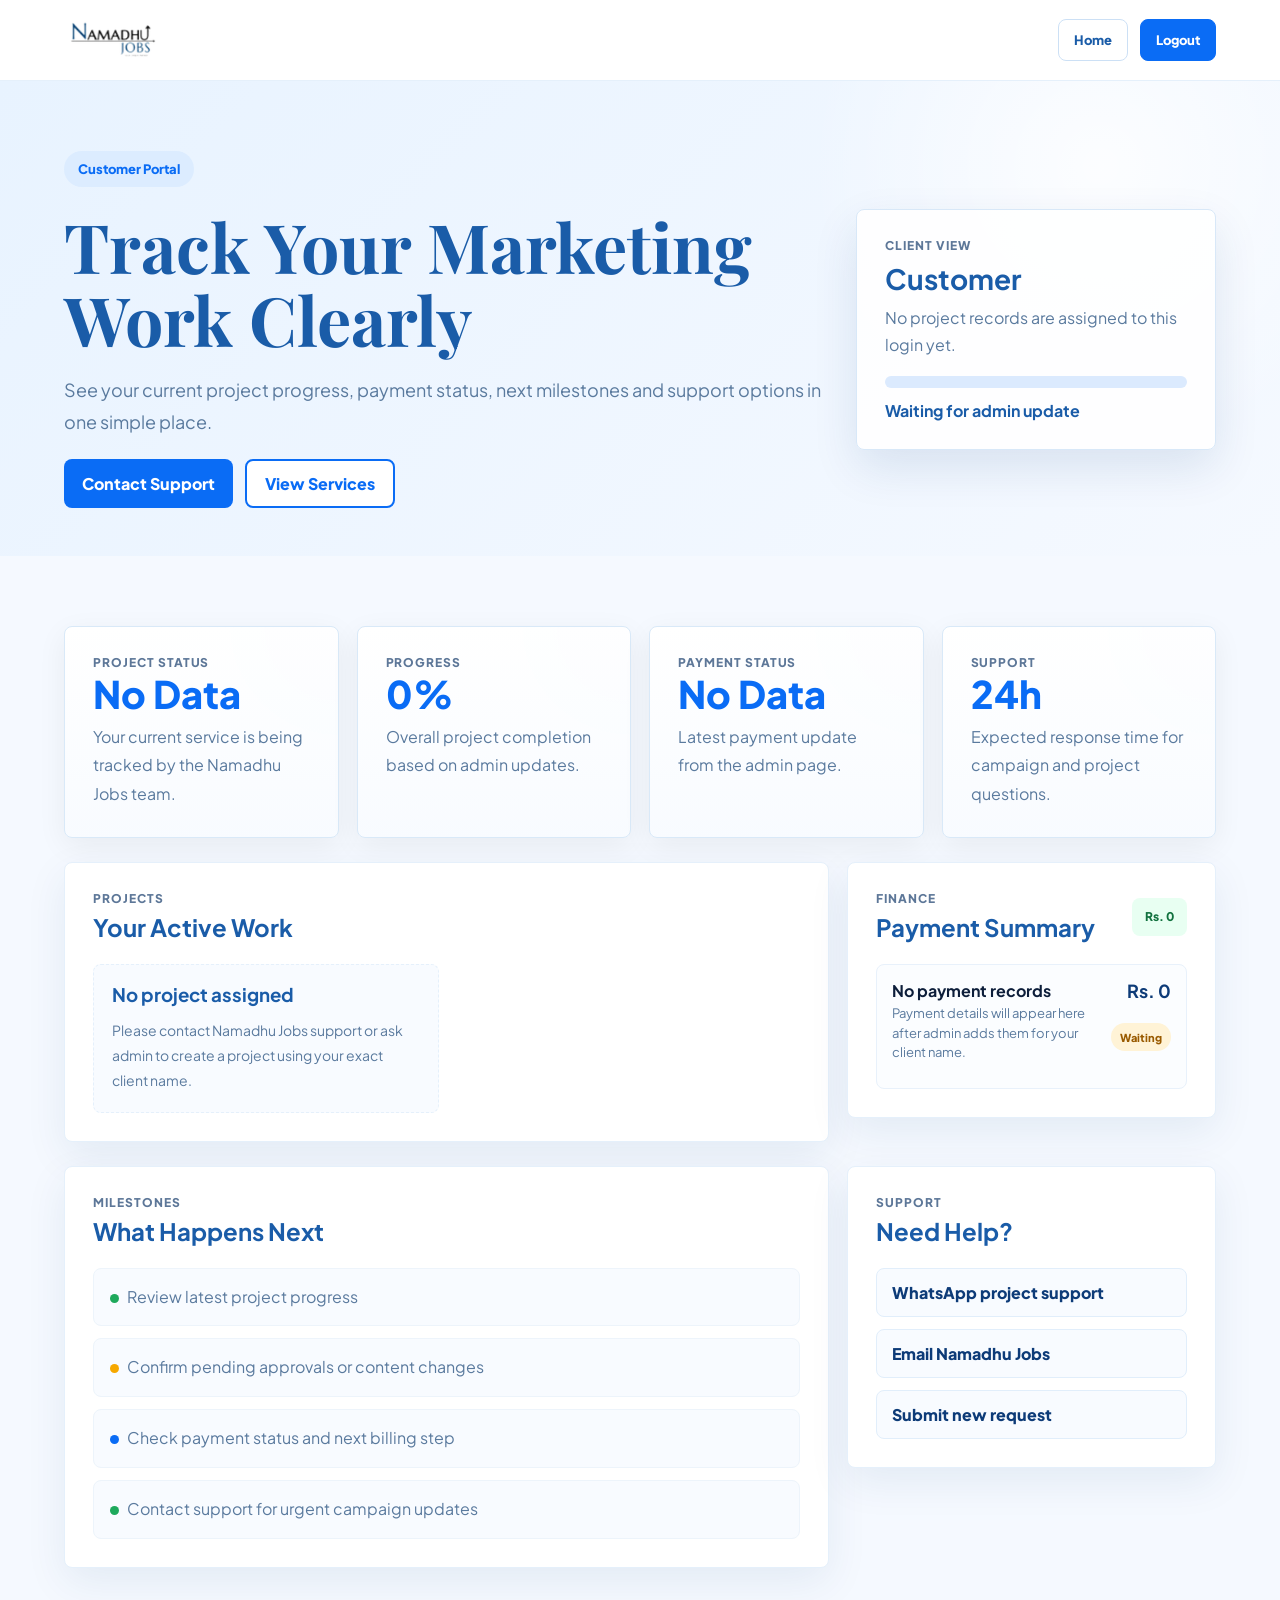
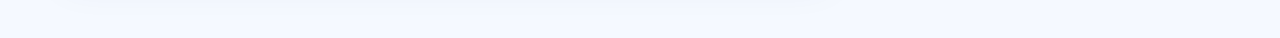
<file: user-page.html>
<!DOCTYPE html>
<html lang="en">
<head>
  <meta charset="UTF-8" />
  <meta name="viewport" content="width=device-width, initial-scale=1.0" />
  <title>Customer Portal | Namadhu Jobs</title>
  <meta name="description" content="Customer portal for Namadhu Jobs clients to view project progress, payment status and support options." />
  <link rel="icon" href="namadhu-jobs-logo-transparent.png" />
  <link rel="preconnect" href="https://fonts.googleapis.com" />
  <link rel="preconnect" href="https://fonts.gstatic.com" crossorigin />
  <link href="https://fonts.googleapis.com/css2?family=Plus+Jakarta+Sans:wght@300;400;600;700;800&family=Playfair+Display:wght@400;700&display=swap" rel="stylesheet" />
  <link rel="stylesheet" href="portal-page.css" />
</head>

<body class="user-portal-page">
  <nav class="portal-nav">
    <a href="index.html" class="portal-logo" aria-label="Namadhu Jobs home">
      <img src="namadhu-jobs-logo-transparent.png" srcset="namadhu-jobs-logo-transparent.png 960w, namadhu-jobs-logo-transparent-4k.png 3840w" sizes="150px" alt="Namadhu Jobs logo" />
    </a>
    <div class="portal-nav-actions">
      <a href="index.html" class="nav-pill">Home</a>
      <a href="user-login.html" class="nav-pill primary">Logout</a>
    </div>
  </nav>

  <main>
    <section class="portal-hero user-hero">
      <div class="portal-wrap user-hero-grid">
        <div>
          <span class="portal-badge">Customer Portal</span>
          <h1>Track Your Marketing Work Clearly</h1>
          <p class="portal-sub">See your current project progress, payment status, next milestones and support options in one simple place.</p>
          <div class="actions">
            <a href="https://wa.me/917418130427" class="button" target="_blank" rel="noopener noreferrer">Contact Support</a>
            <a href="index.html#services" class="button secondary">View Services</a>
          </div>
        </div>
        <aside class="customer-card">
          <span class="panel-kicker">Client View</span>
          <h2 id="customerName">Your Business</h2>
          <p id="customerService">Marketing service progress will appear here.</p>
          <div class="progress-bar large"><span id="customerProgressBar" style="width:0%"></span></div>
          <strong id="customerProgress">0% Completed</strong>
        </aside>
      </div>
    </section>

    <section class="content-section">
      <div class="portal-wrap user-dashboard">
        <div class="admin-summary-grid">
          <article class="card metric-card">
            <span class="metric-label">Project Status</span>
            <span class="metric-number" id="userProjectStatus">Active</span>
            <p>Your current service is being tracked by the Namadhu Jobs team.</p>
          </article>
          <article class="card metric-card">
            <span class="metric-label">Progress</span>
            <span class="metric-number" id="userProgressNumber">0%</span>
            <p>Overall project completion based on admin updates.</p>
          </article>
          <article class="card metric-card">
            <span class="metric-label">Payment Status</span>
            <span class="metric-number" id="userPaymentStatus">Pending</span>
            <p>Latest payment update from the admin page.</p>
          </article>
          <article class="card metric-card">
            <span class="metric-label">Support</span>
            <span class="metric-number">24h</span>
            <p>Expected response time for campaign and project questions.</p>
          </article>
        </div>

        <div class="admin-main-grid">
          <section class="card panel-card">
            <div class="panel-heading">
              <div>
                <span class="panel-kicker">Projects</span>
                <h2>Your Active Work</h2>
              </div>
            </div>
            <div class="project-grid user-project-grid" id="userProjectList"></div>
          </section>

          <section class="card panel-card">
            <div class="panel-heading">
              <div>
                <span class="panel-kicker">Finance</span>
                <h2>Payment Summary</h2>
              </div>
              <span class="mini-total" id="userPaymentTotal">Rs. 0</span>
            </div>
            <div class="payment-list" id="userPaymentList"></div>
          </section>
        </div>

        <div class="admin-main-grid">
          <section class="card panel-card">
            <div class="panel-heading">
              <div>
                <span class="panel-kicker">Milestones</span>
                <h2>What Happens Next</h2>
              </div>
            </div>
            <ul class="task-list user-milestones" id="userMilestones"></ul>
          </section>

          <section class="card panel-card">
            <div class="panel-heading">
              <div>
                <span class="panel-kicker">Support</span>
                <h2>Need Help?</h2>
              </div>
            </div>
            <div class="support-list">
              <a href="https://wa.me/917418130427" target="_blank" rel="noopener noreferrer">WhatsApp project support</a>
              <a href="mailto:info@namadhujobs.com">Email Namadhu Jobs</a>
              <button type="button" id="openRequestForm">Submit new request</button>
            </div>
          </section>
        </div>

        <section class="card panel-card request-panel" id="requestPanel" hidden>
          <div class="panel-heading">
            <div>
              <span class="panel-kicker">New Request</span>
              <h2>Send a Quick Request</h2>
            </div>
          </div>

          <form class="request-form" id="requestForm">
            <input type="text" name="subject" placeholder="Request title" required />
            <select name="priority" required>
              <option>Normal</option>
              <option>Urgent</option>
              <option>Payment</option>
              <option>Project Update</option>
            </select>
            <textarea name="message" placeholder="Type your request here" required></textarea>
            <div class="request-actions">
              <button class="button" type="submit">Submit Request</button>
              <button class="button secondary" type="button" id="closeRequestForm">Cancel</button>
            </div>
          </form>

          <p class="request-status" id="requestStatus" aria-live="polite"></p>
        </section>
      </div>
    </section>
  </main>

  <script>
    const adminStoreKey = 'namadhuAdminRecords';
    const requestStoreKey = 'namadhuUserRequests';
    const defaultRecords = {
      payments: [
        { client: 'Arun Salon', details: 'Social media monthly plan', amount: 18000, status: 'Paid' },
        { client: 'Fresh Mart', details: 'WhatsApp campaign advance', amount: 12000, status: 'Pending' },
        { client: 'Vetri Stores', details: 'Meta ads setup', amount: 25000, status: 'Paid' }
      ],
      projects: [
        { client: 'Arun Salon', details: 'Instagram content calendar, posters and weekly reels.', progress: 75 },
        { client: 'Bright Tuition', details: 'Responsive website, admission enquiry form and SEO basics.', progress: 45 },
        { client: 'Fresh Mart', details: 'WhatsApp offer campaign with customer list segmentation.', progress: 30 }
      ]
    };

    const loggedUser = localStorage.getItem('namadhuPortalUser') || '';
    const normalize = (value) => String(value || '').trim().toLowerCase();
    const userKey = normalize(loggedUser);
    const saved = localStorage.getItem(adminStoreKey);
    const records = saved ? JSON.parse(saved) : defaultRecords;
    const allProjects = records.projects || defaultRecords.projects;
    const allPayments = records.payments || defaultRecords.payments;
    const belongsToUser = (item) => {
      const client = normalize(item.client);
      return userKey && (client === userKey || client.includes(userKey) || userKey.includes(client));
    };
    const projects = allProjects.filter(belongsToUser);
    const payments = allPayments.filter(belongsToUser);
    const mainProject = projects[0];
    const formatMoney = (value) => `Rs. ${Number(value).toLocaleString('en-IN')}`;
    const cleanText = (value) => String(value).replace(/[&<>"']/g, (match) => ({
      '&': '&amp;',
      '<': '&lt;',
      '>': '&gt;',
      '"': '&quot;',
      "'": '&#039;'
    }[match]));
    const statusClass = (status) => status === 'Pending' ? 'warm' : 'done';

    if (!mainProject) {
      document.getElementById('customerName').textContent = loggedUser || 'Customer';
      document.getElementById('customerService').textContent = 'No project records are assigned to this login yet.';
      document.getElementById('customerProgress').textContent = 'Waiting for admin update';
      document.getElementById('customerProgressBar').style.width = '0%';
      document.getElementById('userProgressNumber').textContent = '0%';
      document.getElementById('userProjectStatus').textContent = 'No Data';
      document.getElementById('userPaymentStatus').textContent = 'No Data';
      document.getElementById('userPaymentTotal').textContent = formatMoney(0);
      document.getElementById('userProjectList').innerHTML = '<article class="project-card user-project-card empty-state"><h3>No project assigned</h3><p>Please contact Namadhu Jobs support or ask admin to create a project using your exact client name.</p></article>';
      document.getElementById('userPaymentList').innerHTML = '<div class="payment-item user-payment-item"><div><strong>No payment records</strong><span>Payment details will appear here after admin adds them for your client name.</span></div><b>Rs. 0</b><em class="status-badge warm">Waiting</em></div>';
    } else {
      document.getElementById('customerName').textContent = mainProject.client;
      document.getElementById('customerService').textContent = mainProject.details;
      document.getElementById('customerProgress').textContent = `${mainProject.progress}% Completed`;
      document.getElementById('customerProgressBar').style.width = `${mainProject.progress}%`;
      document.getElementById('userProgressNumber').textContent = `${mainProject.progress}%`;
      document.getElementById('userProjectStatus').textContent = mainProject.progress >= 100 ? 'Completed' : 'Active';
    }

    if (mainProject) {
      const latestPayment = payments.find((item) => item.client === mainProject.client) || payments[0];
      document.getElementById('userPaymentStatus').textContent = latestPayment?.status || 'Pending';
      document.getElementById('userPaymentTotal').textContent = formatMoney(payments.reduce((total, item) => total + Number(item.amount || 0), 0));

      document.getElementById('userProjectList').innerHTML = projects.map((item) => `
        <article class="project-card user-project-card">
          <div class="project-topline">
            <h3>${cleanText(item.client)}</h3>
            <span>${item.progress}%</span>
          </div>
          <p>${cleanText(item.details)}</p>
          <div class="progress-bar"><span style="width:${item.progress}%"></span></div>
        </article>
      `).join('');

      document.getElementById('userPaymentList').innerHTML = payments.map((item) => `
        <div class="payment-item user-payment-item ${item.status === 'Pending' ? 'pending' : ''}">
          <div>
            <strong>${cleanText(item.client)}</strong>
            <span>${cleanText(item.details)}</span>
          </div>
          <b>${formatMoney(item.amount)}</b>
          <em class="status-badge ${statusClass(item.status)}">${cleanText(item.status)}</em>
        </div>
      `).join('') || '<div class="payment-item user-payment-item"><div><strong>No payment records</strong><span>Payment details will appear after admin update.</span></div><b>Rs. 0</b><em class="status-badge warm">Waiting</em></div>';
    }

    document.getElementById('userMilestones').innerHTML = [
      'Review latest project progress',
      'Confirm pending approvals or content changes',
      'Check payment status and next billing step',
      'Contact support for urgent campaign updates'
    ].map((item, index) => `<li><span class="status-dot ${index === 1 ? 'amber' : index === 2 ? 'blue' : ''}"></span>${item}</li>`).join('');

    const requestPanel = document.getElementById('requestPanel');
    const requestForm = document.getElementById('requestForm');
    const requestStatus = document.getElementById('requestStatus');

    document.getElementById('openRequestForm').addEventListener('click', () => {
      requestPanel.hidden = false;
      requestStatus.textContent = '';
      requestPanel.scrollIntoView({ behavior: 'smooth', block: 'start' });
      requestForm.elements.subject.focus();
    });

    document.getElementById('closeRequestForm').addEventListener('click', () => {
      requestPanel.hidden = true;
      requestForm.reset();
    });

    requestForm.addEventListener('submit', (event) => {
      event.preventDefault();
      const data = new FormData(requestForm);
      const savedRequests = JSON.parse(localStorage.getItem(requestStoreKey) || '[]');
      savedRequests.unshift({
        client: loggedUser || 'Customer',
        subject: data.get('subject'),
        priority: data.get('priority'),
        message: data.get('message'),
        date: new Date().toLocaleString('en-IN')
      });
      localStorage.setItem(requestStoreKey, JSON.stringify(savedRequests));
      requestForm.reset();
      requestStatus.textContent = 'Request submitted. Namadhu Jobs team will follow up soon.';
    });
  </script>
</body>
</html>
</file>
<file: portal-login.css>
* {
  margin: 0;
  padding: 0;
  box-sizing: border-box;
}

:root {
  --bg: #f5f9ff;
  --white: #ffffff;
  --blue-dark: #1a5ca8;
  --accent: #0a6cf5;
  --accent-soft: #dcecff;
  --green: #1ea95c;
  --text: #0d1e3a;
  --muted: #5a7a9e;
  --border: #cce0f5;
  --display: 'Playfair Display', serif;
  --body: 'Plus Jakarta Sans', sans-serif;
}

body {
  font-family: var(--body);
  min-height: 100vh;
  background:
    radial-gradient(circle at 15% 20%, rgba(125,196,255,0.34), transparent 26%),
    radial-gradient(circle at 84% 10%, rgba(10,108,245,0.16), transparent 28%),
    linear-gradient(135deg, #e8f3ff, #f5f9ff);
  color: var(--text);
}

a {
  color: inherit;
}

.portal-shell {
  min-height: 100vh;
  display: grid;
  grid-template-columns: minmax(320px, 0.9fr) minmax(360px, 1.1fr);
}

.portal-side {
  padding: 48px 7%;
  display: flex;
  flex-direction: column;
  justify-content: space-between;
  gap: 42px;
  background: rgba(255,255,255,0.56);
  border-right: 1px solid rgba(204,224,245,0.9);
}

.brand-link {
  display: inline-flex;
  align-items: center;
  width: fit-content;
}

.brand-link img {
  height: 58px;
  width: auto;
  display: block;
}

.top-bar {
  display: flex;
  align-items: flex-start;
  justify-content: flex-start;
  flex-direction: column;
  gap: 18px;
}

.home-button {
  --back-shift: 0px;
  position: fixed;
  top: 126px;
  left: 7%;
  z-index: 1000;
  width: 46px;
  height: 46px;
  display: inline-flex;
  align-items: center;
  justify-content: center;
  padding: 0;
  border-radius: 50%;
  border: 1px solid rgba(10,108,245,0.22);
  background:
    linear-gradient(145deg, rgba(255,255,255,0.95), rgba(232,243,255,0.86));
  color: var(--blue-dark);
  text-decoration: none;
  box-shadow: 0 12px 28px rgba(26,92,168,0.16);
  will-change: transform;
  transform: translateX(var(--back-shift));
  transition: transform 0.8s cubic-bezier(0.22, 1, 0.36, 1), box-shadow 0.25s, border-color 0.25s;
}

.home-button svg {
  width: 22px;
  height: 22px;
  stroke: currentColor;
  stroke-width: 2.8;
  stroke-linecap: round;
  stroke-linejoin: round;
  fill: none;
}

.home-button:hover,
.home-button:focus {
  color: var(--accent);
  border-color: rgba(10,108,245,0.42);
  box-shadow: 0 16px 34px rgba(10,108,245,0.2);
  transform: translateX(calc(var(--back-shift) + 4px));
}

.home-button.is-shifted {
  box-shadow: 0 18px 38px rgba(10,108,245,0.22);
}

.home-button.is-shifted:hover,
.home-button.is-shifted:focus {
  transform: translateX(calc(var(--back-shift) + 4px));
}

.side-content {
  max-width: 520px;
  margin-top: 72px;
}

.portal-badge {
  display: inline-flex;
  align-items: center;
  min-height: 36px;
  padding: 8px 14px;
  border-radius: 999px;
  background: var(--accent-soft);
  color: var(--accent);
  font-size: 13px;
  font-weight: 800;
  margin-bottom: 22px;
}

.admin-theme .portal-badge {
  background: #fff3d6;
  color: #9a5b00;
}

h1 {
  font-family: var(--display);
  color: var(--blue-dark);
  font-size: clamp(42px, 6vw, 68px);
  line-height: 1.08;
  letter-spacing: 0;
  margin-bottom: 18px;
}

.side-copy {
  color: var(--muted);
  font-size: 17px;
  line-height: 1.8;
}

.portal-highlights {
  display: grid;
  gap: 14px;
  margin-top: 36px;
}

.portal-highlights span {
  display: flex;
  align-items: center;
  gap: 12px;
  color: var(--muted);
  font-weight: 700;
}

.portal-highlights span::before {
  content: "";
  width: 10px;
  height: 10px;
  border-radius: 50%;
  background: var(--accent);
  flex: 0 0 auto;
}

.side-footer {
  color: var(--muted);
  font-size: 13px;
}

.portal-main {
  padding: 48px 7%;
  display: flex;
  align-items: center;
  justify-content: center;
}

.login-card {
  width: min(100%, 520px);
  background: var(--white);
  border: 1px solid #e5f0fb;
  border-radius: 8px;
  box-shadow: 0 18px 50px rgba(26,92,168,0.13);
  padding: 34px;
}

.card-top {
  margin-bottom: 28px;
}

.card-kicker {
  color: var(--accent);
  font-weight: 800;
  font-size: 13px;
  margin-bottom: 10px;
}

.card-title {
  font-size: 30px;
  color: var(--blue-dark);
  font-weight: 800;
  margin-bottom: 10px;
}

.card-sub {
  color: var(--muted);
  line-height: 1.7;
}

.login-form {
  display: grid;
  gap: 18px;
}

label {
  display: block;
  font-size: 13px;
  font-weight: 800;
  color: var(--blue-dark);
  margin-bottom: 8px;
}

input,
select {
  width: 100%;
  min-height: 50px;
  border: 1px solid #bdd4eb;
  border-radius: 8px;
  padding: 13px 14px;
  color: var(--text);
  background: var(--white);
  font-family: var(--body);
  font-size: 15px;
}

input:focus,
select:focus {
  outline: 3px solid rgba(10,108,245,0.16);
  border-color: var(--accent);
}

.password-wrap {
  display: grid;
  grid-template-columns: 1fr auto;
  gap: 10px;
}

.ghost-button {
  min-height: 50px;
  padding: 0 14px;
  border: 1px solid #bdd4eb;
  border-radius: 8px;
  background: #f8fbff;
  color: var(--blue-dark);
  font-family: var(--body);
  font-weight: 800;
  cursor: pointer;
}

.form-row {
  display: flex;
  justify-content: space-between;
  align-items: center;
  gap: 14px;
  flex-wrap: wrap;
  color: var(--muted);
  font-size: 13px;
}

.check-line {
  display: inline-flex;
  align-items: center;
  gap: 8px;
  font-weight: 700;
}

.check-line input {
  width: 16px;
  height: 16px;
  min-height: 16px;
}

.text-link {
  color: var(--accent);
  text-decoration: none;
  font-weight: 800;
}

.submit-button {
  min-height: 54px;
  border: 0;
  border-radius: 8px;
  background: var(--accent);
  color: var(--white);
  font-family: var(--body);
  font-size: 16px;
  font-weight: 800;
  cursor: pointer;
}

.admin-theme .submit-button {
  background: #0d3b78;
}

.switch-card {
  margin-top: 22px;
  padding: 18px;
  border-radius: 8px;
  border: 1px solid #e5f0fb;
  background: #f8fbff;
  color: var(--muted);
  line-height: 1.7;
}

.notice {
  margin-top: 18px;
  color: var(--muted);
  font-size: 13px;
  line-height: 1.7;
}

.status-message {
  display: none;
  margin-top: 16px;
  padding: 12px 14px;
  border-radius: 8px;
  background: #e8f8ef;
  color: var(--green);
  font-size: 14px;
  font-weight: 800;
}

.status-message.is-visible {
  display: block;
}

@media (max-width: 900px) {
  .portal-shell {
    grid-template-columns: 1fr;
  }

  .portal-side {
    border-right: 0;
    border-bottom: 1px solid rgba(204,224,245,0.9);
  }

  .side-content {
    max-width: 720px;
    margin-top: 64px;
  }
}

@media (max-width: 520px) {
  .portal-side,
  .portal-main {
    padding: 28px 5%;
  }

  .brand-link img {
    height: 46px;
  }

  .top-bar {
    align-items: flex-start;
    flex-direction: column;
  }

  .home-button {
    top: 104px;
    left: 5%;
    width: 42px;
    height: 42px;
  }

  .home-button.is-shifted {
    box-shadow: 0 18px 38px rgba(10,108,245,0.22);
  }

  .home-button.is-shifted:hover,
  .home-button.is-shifted:focus {
    transform: translateX(calc(var(--back-shift) + 4px));
  }

  .home-button svg {
    width: 20px;
    height: 20px;
  }

  .login-card {
    padding: 24px;
  }

  .password-wrap {
    grid-template-columns: 1fr;
  }
}
</file>
<file: portal-page.css>
* {
  margin: 0;
  padding: 0;
  box-sizing: border-box;
}

:root {
  --bg: #f5f9ff;
  --white: #ffffff;
  --blue-dark: #1a5ca8;
  --accent: #0a6cf5;
  --accent-soft: #dcecff;
  --green: #1ea95c;
  --text: #0d1e3a;
  --muted: #5a7a9e;
  --border: #cce0f5;
  --display: 'Playfair Display', serif;
  --body: 'Plus Jakarta Sans', sans-serif;
}

body {
  font-family: var(--body);
  background: var(--bg);
  color: var(--text);
}

a {
  color: inherit;
}

.portal-nav {
  position: sticky;
  top: 0;
  z-index: 20;
  display: flex;
  align-items: center;
  justify-content: space-between;
  gap: 20px;
  padding: 16px 5%;
  background: rgba(255,255,255,0.96);
  backdrop-filter: blur(10px);
  border-bottom: 1px solid #e5f0fb;
}

.portal-logo img {
  height: 48px;
  width: auto;
  display: block;
}

.portal-nav-actions {
  display: flex;
  align-items: center;
  gap: 12px;
  flex-wrap: wrap;
}

.nav-pill {
  display: inline-flex;
  align-items: center;
  justify-content: center;
  min-height: 42px;
  padding: 10px 15px;
  border-radius: 8px;
  border: 1px solid var(--border);
  background: var(--white);
  color: var(--blue-dark);
  text-decoration: none;
  font-size: 13px;
  font-weight: 800;
}

.nav-pill.primary {
  background: var(--accent);
  border-color: var(--accent);
  color: var(--white);
}

.admin-page .nav-pill.primary {
  background: #0d3b78;
  border-color: #0d3b78;
}

.portal-hero {
  padding: 70px 5% 48px;
  background:
    radial-gradient(circle at 86% 18%, rgba(255,255,255,0.8), transparent 25%),
    linear-gradient(135deg,#e8f3ff,#f5f9ff);
}

.portal-wrap {
  max-width: 1180px;
  margin: 0 auto;
}

.portal-badge {
  display: inline-flex;
  align-items: center;
  min-height: 36px;
  padding: 8px 14px;
  border-radius: 999px;
  background: var(--accent-soft);
  color: var(--accent);
  font-size: 13px;
  font-weight: 800;
  margin-bottom: 22px;
}

.admin-page .portal-badge {
  background: #fff3d6;
  color: #9a5b00;
}

.user-hero-grid {
  display: grid;
  grid-template-columns: minmax(0, 1fr) 360px;
  gap: 34px;
  align-items: center;
}

.customer-card {
  padding: 28px;
  border: 1px solid #d8e8f8;
  border-radius: 8px;
  background: rgba(255,255,255,0.9);
  box-shadow: 0 18px 46px rgba(13,59,120,0.11);
}

.customer-card h2 {
  color: var(--blue-dark);
  font-size: 28px;
  margin: 8px 0 8px;
}

.customer-card p {
  color: var(--muted);
  line-height: 1.7;
}

.customer-card strong {
  display: block;
  color: var(--blue-dark);
  margin-top: 12px;
}

h1 {
  font-family: var(--display);
  font-size: clamp(42px, 6vw, 68px);
  line-height: 1.08;
  color: var(--blue-dark);
  letter-spacing: 0;
  max-width: 820px;
  margin-bottom: 18px;
}

.portal-sub {
  max-width: 760px;
  color: var(--muted);
  font-size: 18px;
  line-height: 1.8;
}

.content-section {
  padding: 70px 5%;
}

.grid {
  display: grid;
  grid-template-columns: repeat(auto-fit, minmax(250px, 1fr));
  gap: 22px;
}

.admin-dashboard {
  display: grid;
  gap: 24px;
}

.admin-summary-grid,
.admin-main-grid {
  display: grid;
  grid-template-columns: repeat(4, minmax(0, 1fr));
  gap: 18px;
}

.admin-main-grid {
  grid-template-columns: minmax(0, 1.35fr) minmax(320px, 0.65fr);
  align-items: start;
}

.entry-panel {
  display: grid;
  gap: 18px;
}

.entry-tabs {
  display: grid;
  grid-template-columns: repeat(3, minmax(0, 1fr));
  gap: 8px;
  padding: 6px;
  border: 1px solid #dceafa;
  border-radius: 8px;
  background: #f6faff;
}

.entry-tab {
  min-height: 42px;
  border: 0;
  border-radius: 6px;
  background: transparent;
  color: #547196;
  cursor: pointer;
  font: 800 13px var(--body);
}

.entry-tab.active {
  background: #0d3b78;
  color: var(--white);
  box-shadow: 0 8px 18px rgba(13,59,120,0.18);
}

.entry-form {
  display: none;
  gap: 12px;
}

.entry-form.active {
  display: grid;
}

.entry-form input,
.entry-form select {
  min-height: 48px;
  width: 100%;
  border: 1px solid #d5e4f5;
  border-radius: 8px;
  background: var(--white);
  color: var(--text);
  font: 700 14px var(--body);
  padding: 12px 14px;
  outline: none;
}

.entry-form input:focus,
.entry-form select:focus {
  border-color: var(--accent);
  box-shadow: 0 0 0 4px rgba(10,108,245,0.12);
}

.table-tools {
  display: grid;
  grid-template-columns: minmax(0, 1fr) 180px auto;
  gap: 10px;
  margin-bottom: 14px;
}

.table-tools input,
.table-tools select {
  min-height: 44px;
  border: 1px solid #d5e4f5;
  border-radius: 8px;
  background: var(--white);
  color: var(--text);
  font: 700 13px var(--body);
  padding: 10px 12px;
  outline: none;
}

.table-tools input:focus,
.table-tools select:focus {
  border-color: var(--accent);
  box-shadow: 0 0 0 4px rgba(10,108,245,0.12);
}

.card {
  background: var(--white);
  border: 1px solid #e5f0fb;
  border-radius: 8px;
  padding: 28px;
  box-shadow: 0 8px 30px rgba(0,0,0,0.06);
}

.panel-card {
  box-shadow: 0 14px 42px rgba(13, 59, 120, 0.08);
}

.metric-card {
  min-height: 170px;
  border-color: #d9e9f8;
  background:
    linear-gradient(180deg, rgba(255,255,255,0.96), rgba(248,251,255,0.96)),
    radial-gradient(circle at top right, rgba(10,108,245,0.12), transparent 34%);
}

.metric-label,
.panel-kicker {
  display: block;
  color: #5d7798;
  font-size: 12px;
  font-weight: 800;
  letter-spacing: 0.08em;
  text-transform: uppercase;
}

.metric-number {
  display: block;
  font-size: 38px;
  color: var(--accent);
  font-weight: 800;
  margin-bottom: 6px;
}

.admin-page .metric-number {
  color: #0d3b78;
}

.card h2,
.card h3 {
  color: var(--blue-dark);
  margin-bottom: 12px;
}

.panel-heading {
  display: flex;
  align-items: center;
  justify-content: space-between;
  gap: 18px;
  margin-bottom: 22px;
}

.panel-heading h2 {
  margin: 6px 0 0;
  font-size: 24px;
}

.mini-action,
.mini-total {
  display: inline-flex;
  align-items: center;
  justify-content: center;
  min-height: 38px;
  padding: 9px 13px;
  border-radius: 8px;
  background: #eef6ff;
  color: #0d3b78;
  text-decoration: none;
  font-size: 12px;
  font-weight: 800;
  white-space: nowrap;
}

.mini-total {
  background: #e8fff2;
  color: #12723f;
}

.card p,
.card li {
  color: var(--muted);
  line-height: 1.8;
}

.task-list {
  list-style: none;
  display: grid;
  gap: 12px;
}

.task-list li {
  padding: 14px 16px;
  border-radius: 8px;
  background: #f8fbff;
  border: 1px solid #edf4fb;
}

.status-dot {
  display: inline-block;
  width: 9px;
  height: 9px;
  border-radius: 50%;
  background: var(--green);
  margin-right: 8px;
}

.status-dot.amber {
  background: #f6a800;
}

.status-dot.blue {
  background: var(--accent);
}

.table-wrap {
  overflow-x: auto;
  border: 1px solid #e5f0fb;
  border-radius: 8px;
}

.admin-table {
  width: 100%;
  border-collapse: collapse;
  min-width: 620px;
}

.admin-table th,
.admin-table td {
  padding: 15px 16px;
  text-align: left;
  border-bottom: 1px solid #eaf2fb;
  color: var(--muted);
  font-size: 14px;
}

.admin-table th {
  background: #f6faff;
  color: #0d3b78;
  font-size: 12px;
  font-weight: 800;
  letter-spacing: 0.07em;
  text-transform: uppercase;
}

.admin-table tr:last-child td {
  border-bottom: 0;
}

.admin-table td:first-child {
  color: var(--text);
  font-weight: 800;
}

.status-badge {
  display: inline-flex;
  align-items: center;
  min-height: 28px;
  padding: 6px 10px;
  border-radius: 999px;
  font-size: 12px;
  font-weight: 800;
}

.status-badge.hot {
  background: #ffe9e3;
  color: #b33d1f;
}

.status-badge.warm {
  background: #fff3d6;
  color: #9a5b00;
}

.status-badge.cool {
  background: #e9f2ff;
  color: #1559a8;
}

.status-badge.done {
  background: #e8fff2;
  color: #12723f;
}

.status-badge.active {
  background: #e9f2ff;
  color: #1559a8;
}

.status-badge.danger {
  background: #fff2ee;
  color: #b33d1f;
}

.status-badge.complete {
  background: #e8fff2;
  color: #12723f;
}

.payment-list,
.schedule-list {
  display: grid;
  gap: 12px;
}

.payment-item {
  display: grid;
  grid-template-columns: minmax(0, 1fr) auto;
  grid-template-areas:
    "info amount"
    "info status"
    "actions actions";
  gap: 10px 16px;
  align-items: start;
  padding: 15px;
  border: 1px solid #e8f1fb;
  border-radius: 8px;
  background: #fbfdff;
}

.payment-item > div:first-child {
  grid-area: info;
  min-width: 0;
}

.payment-item strong,
.payment-item span {
  display: block;
}

.payment-item strong {
  color: var(--text);
  margin-bottom: 3px;
  overflow-wrap: anywhere;
}

.payment-item span {
  color: var(--muted);
  font-size: 13px;
  line-height: 1.5;
  overflow-wrap: anywhere;
}

.payment-item b {
  grid-area: amount;
  color: #0d3b78;
  font-size: 18px;
  line-height: 1.2;
  text-align: right;
  white-space: nowrap;
}

.payment-item em {
  grid-area: status;
  justify-self: end;
  border-radius: 999px;
  background: #e8fff2;
  color: #12723f;
  padding: 6px 9px;
  font-size: 11px;
  font-style: normal;
  font-weight: 800;
}

.payment-item.pending em {
  background: #fff3d6;
  color: #9a5b00;
}

.section-export {
  margin: -8px 0 16px;
}

.export-action {
  border: 0;
  cursor: pointer;
  font-family: var(--body);
}

.record-actions {
  display: flex;
  gap: 8px;
  flex-wrap: wrap;
  margin-top: 14px;
}

.admin-table .record-actions,
.record-actions.compact {
  margin-top: 0;
}

.record-actions.compact {
  grid-area: actions;
  justify-content: flex-end;
}

.record-actions button {
  min-height: 34px;
  padding: 8px 11px;
  border: 1px solid #cfe1f6;
  border-radius: 7px;
  background: #f6faff;
  color: #0d3b78;
  cursor: pointer;
  font: 800 12px var(--body);
}

.record-actions button[data-action="delete"] {
  background: #fff2ee;
  border-color: #ffd7cc;
  color: #b33d1f;
}

.record-actions button:hover {
  transform: translateY(-1px);
}

.project-grid {
  display: grid;
  grid-template-columns: repeat(3, minmax(0, 1fr));
  gap: 16px;
}

.project-card {
  padding: 18px;
  border: 1px solid #e5f0fb;
  border-radius: 8px;
  background: #f8fbff;
}

.project-topline {
  display: flex;
  align-items: center;
  justify-content: space-between;
  gap: 12px;
  margin-bottom: 10px;
}

.project-topline h3 {
  margin: 0;
  font-size: 18px;
}

.project-topline span {
  color: var(--accent);
  font-weight: 800;
}

.project-card p {
  min-height: 58px;
  font-size: 14px;
}

.progress-bar {
  height: 9px;
  overflow: hidden;
  border-radius: 999px;
  background: #dbeafe;
  margin-top: 16px;
}

.progress-bar.large {
  height: 12px;
  margin-top: 18px;
}

.progress-bar span {
  display: block;
  height: 100%;
  border-radius: inherit;
  background: linear-gradient(90deg, #0a6cf5, #20c77a);
}

.admin-task-list li {
  display: flex;
  align-items: flex-start;
}

.schedule-list div {
  display: grid;
  grid-template-columns: 82px minmax(0, 1fr);
  gap: 12px;
  padding: 14px 0;
  border-bottom: 1px solid #eaf2fb;
}

.schedule-list div:last-child {
  border-bottom: 0;
}

.schedule-list strong {
  color: #0d3b78;
}

.schedule-list span {
  color: var(--muted);
  line-height: 1.5;
}

.quick-panel {
  display: flex;
  align-items: center;
  justify-content: space-between;
  gap: 24px;
}

.quick-panel h2 {
  margin-top: 6px;
}

.quick-panel p {
  max-width: 620px;
}

.user-dashboard {
  display: grid;
  gap: 24px;
}

.user-project-grid {
  grid-template-columns: repeat(2, minmax(0, 1fr));
}

.user-project-card {
  background: #fbfdff;
}

.empty-state {
  border-style: dashed;
  background: #f8fbff;
}

.user-payment-item .record-actions {
  display: none;
}

.support-list {
  display: grid;
  gap: 12px;
}

.support-list a,
.support-list button {
  display: flex;
  align-items: center;
  min-height: 48px;
  width: 100%;
  padding: 13px 15px;
  border: 1px solid #e1eefb;
  border-radius: 8px;
  background: #f8fbff;
  color: #0d3b78;
  text-decoration: none;
  font-weight: 800;
  font-family: var(--body);
  font-size: 16px;
  cursor: pointer;
  text-align: left;
}

.support-list button:hover,
.support-list a:hover {
  border-color: #bcd8f6;
  background: #eef6ff;
}

.request-panel[hidden] {
  display: none;
}

.request-form {
  display: grid;
  gap: 12px;
}

.request-form input,
.request-form select,
.request-form textarea {
  width: 100%;
  border: 1px solid #d5e4f5;
  border-radius: 8px;
  background: var(--white);
  color: var(--text);
  font: 700 14px var(--body);
  padding: 12px 14px;
  outline: none;
}

.request-form textarea {
  min-height: 120px;
  resize: vertical;
}

.request-form input:focus,
.request-form select:focus,
.request-form textarea:focus {
  border-color: var(--accent);
  box-shadow: 0 0 0 4px rgba(10,108,245,0.12);
}

.request-actions {
  display: flex;
  gap: 12px;
  flex-wrap: wrap;
}

.request-status {
  color: #12723f;
  font-weight: 800;
  margin-top: 14px;
}

.request-list {
  display: grid;
  gap: 12px;
}

.request-item {
  display: flex;
  align-items: flex-start;
  justify-content: space-between;
  gap: 16px;
  padding: 16px;
  border: 1px solid #e1eefb;
  border-radius: 8px;
  background: #f8fbff;
}

.request-item strong,
.request-item span {
  display: block;
}

.request-item strong {
  color: var(--text);
  margin-bottom: 4px;
}

.request-item span,
.request-item p,
.empty-copy {
  color: var(--muted);
  line-height: 1.6;
}

.request-item p {
  margin-top: 8px;
}

.wide-card {
  grid-column: 1 / -1;
}

.actions {
  display: flex;
  gap: 12px;
  flex-wrap: wrap;
  margin-top: 20px;
}

.button {
  display: inline-flex;
  align-items: center;
  justify-content: center;
  min-height: 46px;
  padding: 12px 18px;
  border-radius: 8px;
  background: var(--accent);
  color: var(--white);
  text-decoration: none;
  font-weight: 800;
}

.button.secondary {
  background: var(--white);
  color: var(--accent);
  border: 2px solid var(--accent);
}

.admin-page .button {
  background: #0d3b78;
}

.admin-page .button.secondary {
  background: var(--white);
  color: #0d3b78;
  border-color: #0d3b78;
}

@media (max-width: 640px) {
  .portal-nav {
    align-items: flex-start;
    flex-direction: column;
  }

  .portal-logo img {
    height: 42px;
  }

  .content-section {
    padding: 50px 5%;
  }
}

@media (max-width: 1020px) {
  .admin-summary-grid,
  .admin-main-grid,
  .project-grid {
    grid-template-columns: repeat(2, minmax(0, 1fr));
  }

  .quick-panel {
    align-items: flex-start;
    flex-direction: column;
  }

  .user-hero-grid {
    grid-template-columns: 1fr;
  }
}

@media (max-width: 720px) {
  .admin-summary-grid,
  .admin-main-grid,
  .project-grid {
    grid-template-columns: 1fr;
  }

  .panel-heading,
  .payment-item {
    align-items: flex-start;
    grid-template-columns: 1fr;
  }

  .payment-item {
    grid-template-areas:
      "info"
      "amount"
      "status"
      "actions";
  }

  .payment-item b,
  .payment-item em {
    justify-self: start;
    text-align: left;
  }

  .record-actions.compact {
    justify-content: flex-start;
  }

  .table-tools {
    grid-template-columns: 1fr;
  }

  .panel-heading {
    flex-direction: column;
  }

  .mini-action,
  .mini-total {
    width: 100%;
  }

  .project-card p {
    min-height: auto;
  }

  .user-project-grid {
    grid-template-columns: 1fr;
  }

  .request-item {
    flex-direction: column;
  }
}
</file>
